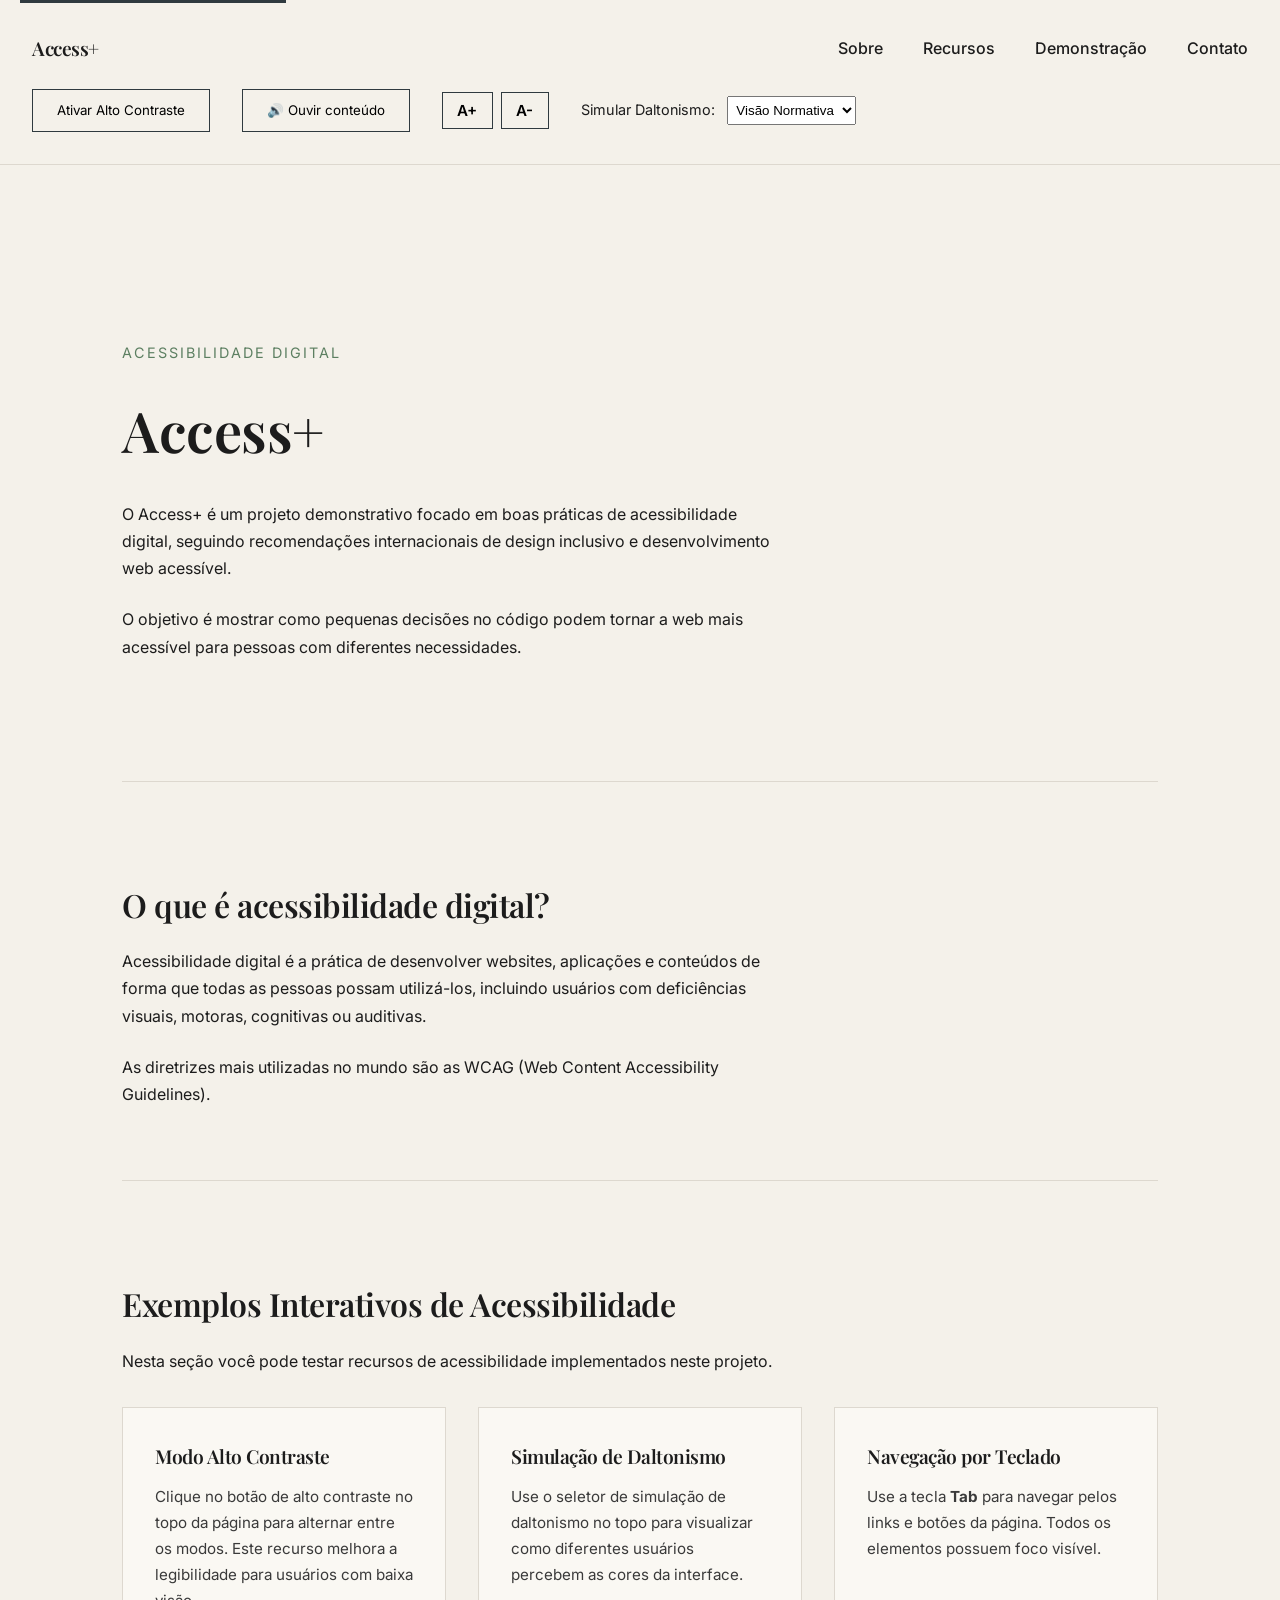
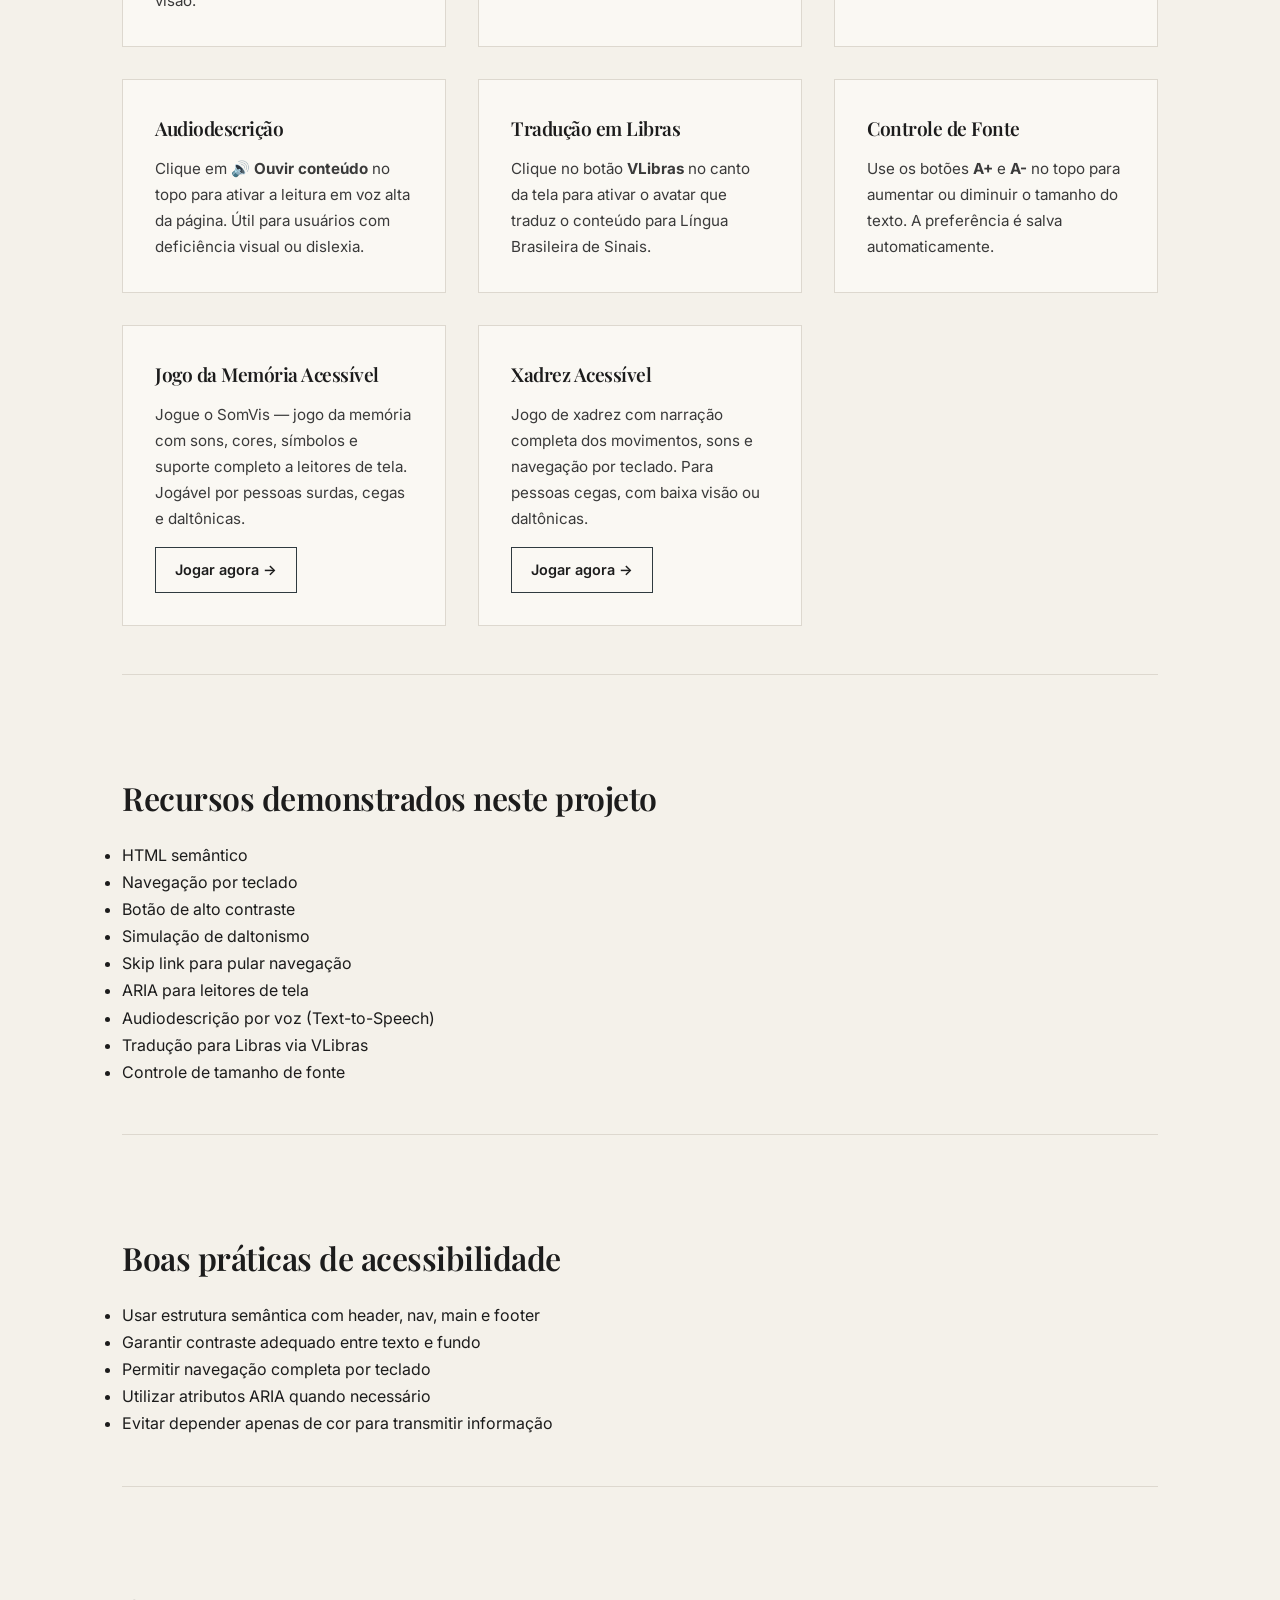
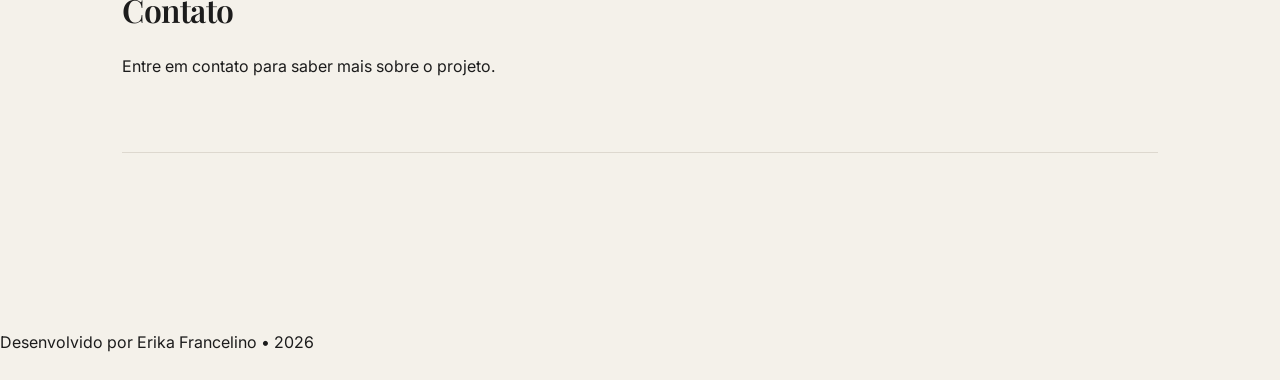
<file: index.html>
<!DOCTYPE html>
<html lang="pt-BR">
<head>
    <meta charset="UTF-8">
    <meta name="viewport" content="width=device-width, initial-scale=1.0">

    <!-- SEO básico -->
    <title>Access+ | Portfólio de Acessibilidade Web</title>
    <meta name="description" content="Projeto demonstrativo de acessibilidade digital com foco em boas práticas de front-end, HTML semântico, WCAG e design inclusivo.">
    <meta name="keywords" content="acessibilidade web, WCAG, HTML semântico, front-end acessível, design inclusivo">
    <meta name="author" content="Erika Francelino">
    <meta name="robots" content="index, follow">

    <!-- Open Graph -->
    <meta property="og:title" content="Access+ | Portfólio de Acessibilidade Web">
    <meta property="og:description" content="Projeto demonstrativo de acessibilidade digital com foco em boas práticas de front-end, HTML semântico, WCAG e design inclusivo.">
    <meta property="og:type" content="website">
    <meta property="og:locale" content="pt_BR">

    <!-- Tema mobile -->
    <meta name="theme-color" content="#F4F1EA">

    <!-- Tipografia -->
    <link rel="preconnect" href="https://fonts.googleapis.com">
    <link rel="preconnect" href="https://fonts.gstatic.com" crossorigin>
    <link rel="stylesheet" href="https://fonts.googleapis.com/css2?family=Inter:wght@400;500&family=Playfair+Display:wght@600&display=swap">

    <link rel="stylesheet" href="css/style.css">
</head>
<body>

<a href="#main-content" class="skip-link">Pular para o conteúdo principal</a>

<header>
    <nav aria-label="Navegação principal">
        <span class="logo" aria-label="Access+">Access+</span>
        <ul>
            <li><a href="#sobre">Sobre</a></li>
            <li><a href="#recursos">Recursos</a></li>
            <li><a href="#demonstracao">Demonstração</a></li>
            <li><a href="#contato">Contato</a></li>
        </ul>
    </nav>

    <div class="header-controls">
        <button id="toggle-contrast" aria-pressed="false">
            Ativar Alto Contraste
        </button>

        <button id="toggle-tts" aria-pressed="false" aria-label="Ativar leitura em voz alta do conteúdo">
            🔊 Ouvir conteúdo
        </button>

        <div class="controle-fonte" role="group" aria-label="Controle de tamanho de fonte">
            <button id="aumentar-fonte" aria-label="Aumentar tamanho da fonte">A+</button>
            <button id="diminuir-fonte" aria-label="Diminuir tamanho da fonte">A-</button>
        </div>

        <div class="colorblind-controls">
            <label for="colorblind-mode">Simular Daltonismo:</label>
            <select id="colorblind-mode">
                <option value="normal">Visão Normativa</option>
                <option value="protanopia">Protanopia</option>
                <option value="deuteranopia">Deuteranopia</option>
                <option value="tritanopia">Tritanopia</option>
            </select>
        </div>
    </div>
</header>

<main id="main-content">

    <section class="hero" aria-labelledby="titulo-principal">
        <span>Acessibilidade Digital</span>
        <h1 id="titulo-principal">Access+</h1>
        <p>
            O Access+ é um projeto demonstrativo focado em boas práticas de acessibilidade digital,
            seguindo recomendações internacionais de design inclusivo e desenvolvimento web acessível.
        </p>
        <p>
            O objetivo é mostrar como pequenas decisões no código podem tornar a web
            mais acessível para pessoas com diferentes necessidades.
        </p>
    </section>

    <section id="sobre" aria-labelledby="titulo-educacao">
        <h2 id="titulo-educacao">O que é acessibilidade digital?</h2>
        <p>
            Acessibilidade digital é a prática de desenvolver websites, aplicações e conteúdos
            de forma que todas as pessoas possam utilizá-los, incluindo usuários com deficiências
            visuais, motoras, cognitivas ou auditivas.
        </p>
        <p>
            As diretrizes mais utilizadas no mundo são as WCAG (Web Content Accessibility Guidelines).
        </p>
    </section>

    <section id="demonstracao" aria-labelledby="titulo-demonstracao">
        <h2 id="titulo-demonstracao">Exemplos Interativos de Acessibilidade</h2>
        <p>
            Nesta seção você pode testar recursos de acessibilidade implementados neste projeto.
        </p>

        <div class="demo-grid">

            <div class="demo-card">
                <h3>Modo Alto Contraste</h3>
                <p>
                    Clique no botão de alto contraste no topo da página para alternar entre os modos.
                    Este recurso melhora a legibilidade para usuários com baixa visão.
                </p>
            </div>

            <div class="demo-card">
                <h3>Simulação de Daltonismo</h3>
                <p>
                    Use o seletor de simulação de daltonismo no topo para visualizar como diferentes
                    usuários percebem as cores da interface.
                </p>
            </div>

            <div class="demo-card">
                <h3>Navegação por Teclado</h3>
                <p>
                    Use a tecla <strong>Tab</strong> para navegar pelos links e botões da página.
                    Todos os elementos possuem foco visível.
                </p>
            </div>

            <div class="demo-card">
                <h3>Audiodescrição</h3>
                <p>
                    Clique em <strong>🔊 Ouvir conteúdo</strong> no topo para ativar a leitura
                    em voz alta da página. Útil para usuários com deficiência visual ou dislexia.
                </p>
            </div>

            <div class="demo-card">
                <h3>Tradução em Libras</h3>
                <p>
                    Clique no botão <strong>VLibras</strong> no canto da tela para ativar
                    o avatar que traduz o conteúdo para Língua Brasileira de Sinais.
                </p>
            </div>

            <div class="demo-card">
                <h3>Controle de Fonte</h3>
                <p>
                    Use os botões <strong>A+</strong> e <strong>A-</strong> no topo para aumentar
                    ou diminuir o tamanho do texto. A preferência é salva automaticamente.
                </p>
            </div>

            <div class="demo-card">
                <h3>Jogo da Memória Acessível</h3>
                <p>
                    Jogue o SomVis — jogo da memória com sons, cores, símbolos e suporte
                    completo a leitores de tela. Jogável por pessoas surdas, cegas e daltônicas.
                </p>
                <a href="jogo-acessivel.html" class="btn-link">Jogar agora →</a>
            </div>

            <div class="demo-card">
                <h3>Xadrez Acessível</h3>
                <p>
                    Jogo de xadrez com narração completa dos movimentos, sons e navegação
                    por teclado. Para pessoas cegas, com baixa visão ou daltônicas.
                </p>
                <a href="xadrez-acessivel.html" class="btn-link">Jogar agora →</a>
            </div>

        </div>
    </section>

    <section id="recursos" aria-labelledby="titulo-recursos">
        <h2 id="titulo-recursos">Recursos demonstrados neste projeto</h2>
        <ul aria-label="Lista de recursos de acessibilidade implementados">
            <li>HTML semântico</li>
            <li>Navegação por teclado</li>
            <li>Botão de alto contraste</li>
            <li>Simulação de daltonismo</li>
            <li>Skip link para pular navegação</li>
            <li>ARIA para leitores de tela</li>
            <li>Audiodescrição por voz (Text-to-Speech)</li>
            <li>Tradução para Libras via VLibras</li>
            <li>Controle de tamanho de fonte</li>
        </ul>
    </section>

    <section id="boas-praticas" aria-labelledby="titulo-boas-praticas">
        <h2 id="titulo-boas-praticas">Boas práticas de acessibilidade</h2>
        <ul aria-label="Lista de boas práticas de acessibilidade">
            <li>Usar estrutura semântica com header, nav, main e footer</li>
            <li>Garantir contraste adequado entre texto e fundo</li>
            <li>Permitir navegação completa por teclado</li>
            <li>Utilizar atributos ARIA quando necessário</li>
            <li>Evitar depender apenas de cor para transmitir informação</li>
        </ul>
    </section>

    <section id="contato" aria-labelledby="titulo-contato">
        <h2 id="titulo-contato">Contato</h2>
        <p>Entre em contato para saber mais sobre o projeto.</p>
    </section>

</main>

<footer>
    <p>Desenvolvido por Erika Francelino • 2026</p>
</footer>

<div id="screen-reader-message" aria-live="polite" class="sr-only"></div>

<!-- VLibras -->
<div vw class="enabled" aria-hidden="true">
    <div vw-access-button class="active"></div>
    <div vw-plugin-wrapper>
        <div class="vw-plugin-top-wrapper"></div>
    </div>
</div>
<script src="https://vlibras.gov.br/app/vlibras-plugin.js"></script>
<script>
    new window.VLibras.Widget('https://vlibras.gov.br/app');
</script>

<script src="js/script.js"></script>
</body>
</html>
</file>
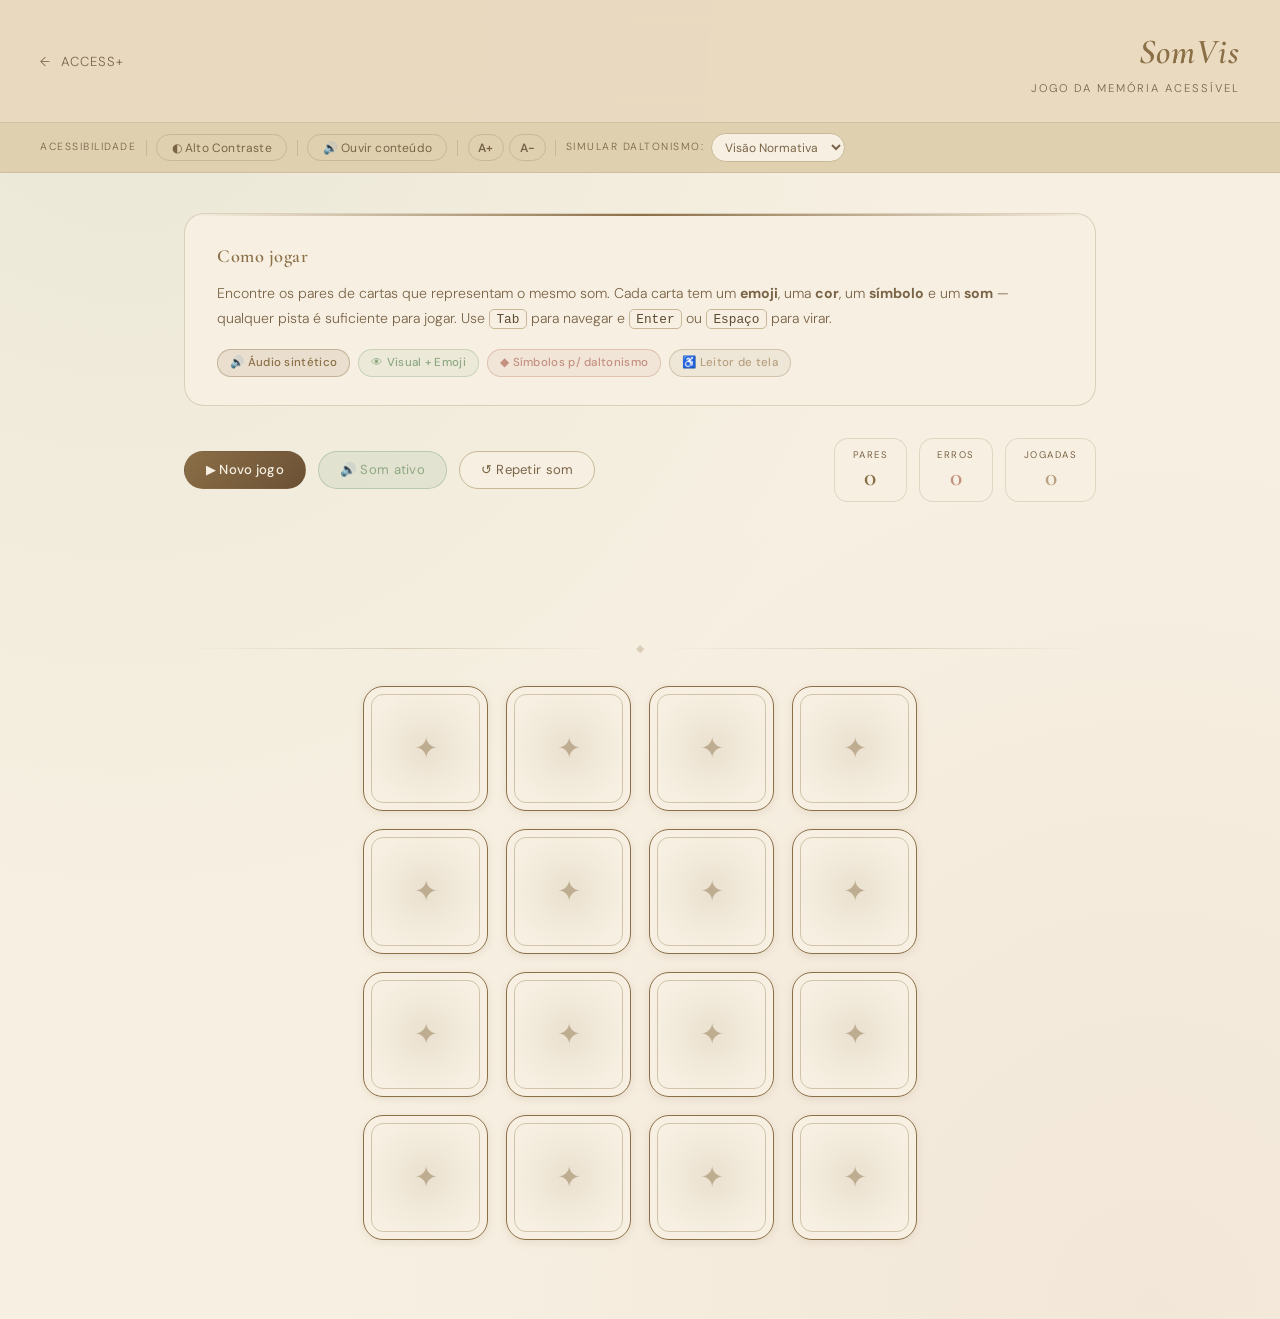
<file: jogo-acessivel.html>
<!DOCTYPE html>
<html lang="pt-BR">
<head>
<meta charset="UTF-8">
<meta name="viewport" content="width=device-width, initial-scale=1.0">
<title>SomVis — Jogo da Memória Acessível | Access+</title>
<meta name="description" content="Jogo da memória acessível com sons, imagens e símbolos. Jogável por pessoas surdas, cegas, daltônicas e videntes.">
<link rel="preconnect" href="https://fonts.googleapis.com">
<link rel="preconnect" href="https://fonts.gstatic.com" crossorigin>
<link href="https://fonts.googleapis.com/css2?family=Cormorant+Garamond:ital,wght@0,400;0,600;1,400&family=DM+Sans:wght@300;400;500&display=swap" rel="stylesheet">
<style>

:root {
  --bg:        #E8D9BE;
  --bg2:       #DFD0B0;
  --surface:   #F0E6CE;
  --surface2:  #F7F0E2;
  --border:    #C8B898;
  --gold:      #8B6F47;
  --gold-soft: #6B5035;
  --cream:     #3D2E1E;
  --cream2:    #5C4A32;
  --text:      #3D2E1E;
  --text-muted:#7A6448;
  --sage:      #8FA882;
  --blush:     #C49080;
  --dust:      #B8A080;
  --radius:    20px;
  --card-size: clamp(82px, 13vw, 125px);
  --font-serif: 'Cormorant Garamond', Georgia, serif;
  --font-sans:  'DM Sans', sans-serif;
}

*, *::before, *::after { margin: 0; padding: 0; box-sizing: border-box; }

body {
  font-family: var(--font-sans);
  background-color: #F7F0E2;
  color: var(--text);
  min-height: 100vh;
  line-height: 1.6;
  background-image:
    radial-gradient(ellipse at 10% 0%, rgba(143,168,130,.12) 0%, transparent 50%),
    radial-gradient(ellipse at 90% 100%, rgba(196,144,128,.10) 0%, transparent 50%);
}

.skip-link {
  position: absolute;
  top: -60px; left: 1.5rem;
  background: var(--gold);
  color: #F7F0E2;
  padding: .5rem 1.2rem;
  border-radius: 100px;
  text-decoration: none;
  font-weight: 500;
  font-size: .85rem;
  z-index: 999;
  transition: top .3s;
  letter-spacing: .5px;
}
.skip-link:focus { top: 1rem; }

header {
  padding: 1.5rem 2.5rem;
  border-bottom: 1px solid rgba(139,111,71,.25);
  display: flex;
  align-items: center;
  justify-content: space-between;
  flex-wrap: wrap;
  gap: 1rem;
  position: sticky;
  top: 0;
  z-index: 50;
  background: rgba(232,217,190,.95);
  backdrop-filter: blur(12px);
}

.logo-back {
  display: flex;
  align-items: center;
  gap: .6rem;
  text-decoration: none;
  color: var(--text-muted);
  font-size: .82rem;
  font-weight: 300;
  letter-spacing: 1px;
  text-transform: uppercase;
  transition: color .2s;
}
.logo-back:hover { color: var(--gold); }
.logo-back:focus { outline: 2px solid var(--gold); outline-offset: 4px; border-radius: 4px; }

.header-right { text-align: right; }

.game-title {
  font-family: var(--font-serif);
  font-size: clamp(1.6rem, 4vw, 2.2rem);
  font-weight: 600;
  font-style: italic;
  letter-spacing: 1px;
  color: var(--gold);
}

.game-subtitle {
  font-size: .7rem;
  text-transform: uppercase;
  letter-spacing: 2px;
  color: var(--text-muted);
  font-weight: 300;
}

/* ========================
   BARRA DE ACESSIBILIDADE
======================== */
.accessibility-bar {
  background: var(--bg2); 
  border-bottom: 1px solid rgba(139,111,71,.2);
  padding: .6rem 2.5rem;
  display: flex;
  align-items: center;
  flex-wrap: wrap;
  gap: .6rem;
}

.a11y-label {
  font-size: .65rem;
  text-transform: uppercase;
  letter-spacing: 1.5px;
  color: var(--text-muted);
  font-weight: 300;
  white-space: nowrap;
}

.a11y-divider {
  width: 1px;
  height: 16px;
  background: rgba(139,111,71,.25);
  flex-shrink: 0;
}

.btn-a11y {
  font-family: var(--font-sans);
  font-size: .75rem;
  font-weight: 400;
  padding: .3rem .9rem;
  border-radius: 100px;
  border: 1px solid var(--border);
  cursor: pointer;
  transition: all .2s;
  background: transparent;
  color: var(--text-muted);
  letter-spacing: .2px;
  white-space: nowrap;
}
.btn-a11y:hover { border-color: var(--gold); color: var(--gold); }
.btn-a11y:focus { outline: 2px solid var(--gold); outline-offset: 2px; }

/* Alto contraste ativo */
.btn-a11y#a11y-contrast[aria-pressed="true"] {
  background: rgba(255,255,255,.1);
  border-color: rgba(255,255,255,.4);
  color: #fff;
}

/* TTS ativo */
.btn-a11y#a11y-tts[aria-pressed="true"] {
  background: rgba(143,175,138,.15);
  border-color: rgba(143,175,138,.5);
  color: var(--sage);
}

/* Fonte */
.controle-fonte-bar {
  display: flex;
  gap: .3rem;
  align-items: center;
}
.controle-fonte-bar .btn-a11y {
  padding: .3rem .6rem;
  font-weight: 600;
  min-width: 2rem;
  text-align: center;
}
.controle-fonte-bar .btn-a11y:disabled {
  opacity: .35;
  cursor: not-allowed;
}
.controle-fonte-bar .btn-a11y:disabled:hover {
  border-color: var(--border);
  color: var(--text-muted);
}

/* Daltonismo */
.colorblind-bar {
  display: flex;
  align-items: center;
  gap: .4rem;
}
.colorblind-bar select {
  font-family: var(--font-sans);
  font-size: .75rem;
  background: var(--surface2);
  border: 1px solid var(--border);
  color: var(--text-muted);
  padding: .3rem .6rem;
  border-radius: 100px;
  cursor: pointer;
  transition: border-color .2s;
}
.colorblind-bar select:hover { border-color: var(--gold); }
.colorblind-bar select:focus { outline: 2px solid var(--gold); outline-offset: 2px; }

/* Alto contraste global */
.high-contrast {
  filter: none !important;
}
.high-contrast body {
  background-color: #000 !important;
  color: #fff !important;
}
.high-contrast header,
.high-contrast .accessibility-bar {
  background: #111 !important;
  border-color: #fff !important;
}
.high-contrast main {
  background-color: #000 !important;
}
.high-contrast * {
  color: #fff !important;
  border-color: #555 !important;
}
.high-contrast .btn,
.high-contrast .btn-a11y {
  background: #111 !important;
  color: #fff !important;
  border-color: #fff !important;
}
.high-contrast .btn-primary {
  background: #fff !important;
  color: #000 !important;
}
.high-contrast .colorblind-bar select {
  background: #111 !important;
  color: #fff !important;
  border-color: #fff !important;
}
.high-contrast .instructions,
.high-contrast .score-item,
.high-contrast .modal {
  background: #111 !important;
  border-color: #fff !important;
}
.high-contrast .card-back {
  background: #111 !important;
  border-color: #fff !important;
}
.high-contrast .card-front {
  background: #111 !important;
  border-color: #888 !important;
}
.high-contrast .game-title,
.high-contrast .instructions h2,
.high-contrast .score-value,
.high-contrast .stat-n,
.high-contrast .modal h2 {
  color: #FFD700 !important;
}

/* Daltonismo no html */
html.protanopia  { filter: saturate(0%) sepia(100%) hue-rotate(295deg) saturate(300%) brightness(90%); }
html.deuteranopia{ filter: saturate(0%) sepia(100%) hue-rotate(120deg) saturate(250%) brightness(90%); }
html.tritanopia  { filter: saturate(0%) sepia(100%) hue-rotate(180deg) saturate(200%) brightness(90%); }

main {
  max-width: 960px;
  margin: 0 auto;
  padding: 2.5rem 1.5rem 5rem;
}

.instructions {
  background: var(--surface2);
  border: 1px solid rgba(139,111,71,.25);
  border-radius: var(--radius);
  padding: 1.75rem 2rem;
  margin-bottom: 2rem;
  position: relative;
  overflow: hidden;
}
.instructions::before {
  content: '';
  position: absolute;
  top: 0; left: 0; right: 0;
  height: 2px;
  background: linear-gradient(90deg, transparent, var(--gold), transparent);
}
.instructions h2 {
  font-family: var(--font-serif);
  font-size: 1.15rem;
  font-weight: 600;
  color: var(--gold);
  margin-bottom: .6rem;
  letter-spacing: .5px;
}
.instructions p {
  font-size: .88rem;
  color: var(--text-muted);
  line-height: 1.75;
  font-weight: 300;
}
.instructions kbd {
  background: var(--surface2);
  border: 1px solid var(--border);
  border-radius: 5px;
  padding: .1rem .4rem;
  font-size: .8rem;
  color: var(--cream2);
}

.accessibility-badges {
  display: flex;
  flex-wrap: wrap;
  gap: .5rem;
  margin-top: 1.1rem;
}
.badge {
  display: inline-flex;
  align-items: center;
  gap: .35rem;
  padding: .25rem .75rem;
  border-radius: 100px;
  font-size: .72rem;
  font-weight: 500;
  border: 1px solid;
  letter-spacing: .3px;
}
.badge-sound  { background: rgba(139,111,71,.12);  border-color: rgba(139,111,71,.4);  color: var(--gold); }
.badge-visual { background: rgba(143,175,138,.1); border-color: rgba(143,175,138,.4); color: var(--sage); }
.badge-color  { background: rgba(196,137,122,.1); border-color: rgba(196,137,122,.4); color: var(--blush); }
.badge-aria   { background: rgba(168,144,112,.1); border-color: rgba(168,144,112,.4); color: var(--dust); }

.controls {
  display: flex;
  flex-wrap: wrap;
  align-items: center;
  gap: .75rem;
  margin-bottom: 2rem;
}

.btn {
  font-family: var(--font-sans);
  font-weight: 400;
  font-size: .82rem;
  padding: .6rem 1.3rem;
  border-radius: 100px;
  border: 1px solid var(--border);
  cursor: pointer;
  transition: all .25s;
  background: var(--surface2);
  color: var(--text-muted);
  letter-spacing: .3px;
}
.btn:hover { border-color: var(--gold); color: var(--gold); background: var(--surface2); }
.btn:focus { outline: 2px solid var(--gold); outline-offset: 3px; }

.btn-primary {
  background: linear-gradient(135deg, #8B6F47, #6B5035);
  border-color: transparent;
  color: #F7F0E2;
  font-weight: 500;
}
.btn-primary:hover {
  background: linear-gradient(135deg, #A88060, #8B6F47);
  color: #F7F0E2;
  border-color: transparent;
}

#toggle-sound[aria-pressed="true"] {
  background: rgba(143,175,138,.15);
  border-color: rgba(143,175,138,.5);
  color: var(--sage);
}

.scoreboard {
  display: flex;
  gap: .75rem;
  flex-wrap: wrap;
  margin-left: auto;
}
.score-item {
  background: var(--surface2);
  border: 1px solid rgba(139,111,71,.2);
  border-radius: 14px;
  padding: .5rem 1.1rem;
  text-align: center;
  min-width: 72px;
}
.score-label {
  font-size: .6rem;
  color: var(--text-muted);
  text-transform: uppercase;
  letter-spacing: 1.5px;
  display: block;
  font-weight: 400;
  margin-bottom: .1rem;
}
.score-value {
  font-family: var(--font-serif);
  font-size: 1.6rem;
  font-weight: 600;
  line-height: 1;
  color: var(--gold);
}

.sound-visualizer {
  display: flex;
  align-items: center;
  justify-content: center;
  gap: 5px;
  height: 44px;
  margin: 1.5rem 0 .5rem;
  opacity: 0;
  transition: opacity .4s;
}
.sound-visualizer.active { opacity: 1; }

.sound-bar {
  width: 4px;
  border-radius: 4px;
  background: var(--gold);
  animation: soundBar .5s ease-in-out infinite alternate;
}
.sound-bar:nth-child(1) { height: 10px; animation-delay: 0s; }
.sound-bar:nth-child(2) { height: 22px; animation-delay: .08s; }
.sound-bar:nth-child(3) { height: 34px; animation-delay: .14s; }
.sound-bar:nth-child(4) { height: 26px; animation-delay: .04s; }
.sound-bar:nth-child(5) { height: 34px; animation-delay: .18s; }
.sound-bar:nth-child(6) { height: 18px; animation-delay: .09s; }
.sound-bar:nth-child(7) { height: 10px; animation-delay: 0s; }

@keyframes soundBar {
  from { transform: scaleY(.25); opacity: .5; }
  to   { transform: scaleY(1);   opacity: 1; }
}

.current-sound-name {
  text-align: center;
  font-family: var(--font-serif);
  font-style: italic;
  font-size: 1rem;
  color: var(--gold);
  min-height: 1.4rem;
  margin-bottom: 1.75rem;
  letter-spacing: .5px;
  transition: color .3s;
}

.divider {
  display: flex;
  align-items: center;
  gap: 1rem;
  margin: 2rem 0 1.75rem;
  opacity: .25;
}
.divider::before, .divider::after {
  content: '';
  flex: 1;
  height: 1px;
  background: linear-gradient(90deg, transparent, var(--gold), transparent);
}
.divider-gem { color: var(--gold); font-size: .7rem; }

#game-board {
  display: grid;
  grid-template-columns: repeat(4, var(--card-size));
  gap: clamp(10px, 2vw, 18px);
  justify-content: center;
  margin: 0 auto;
}

.card {
  width: var(--card-size);
  height: var(--card-size);
  position: relative;
  cursor: pointer;
  perspective: 700px;
  border-radius: var(--radius);
}
.card:focus {
  outline: 2px solid var(--gold);
  outline-offset: 5px;
}

.card-inner {
  width: 100%;
  height: 100%;
  position: relative;
  transform-style: preserve-3d;
  transition: transform .5s cubic-bezier(.4,0,.2,1);
  border-radius: var(--radius);
}
.card.flipped .card-inner,
.card.matched .card-inner {
  transform: rotateY(180deg);
}

.card-face {
  position: absolute;
  inset: 0;
  border-radius: var(--radius);
  display: flex;
  flex-direction: column;
  align-items: center;
  justify-content: center;
  backface-visibility: hidden;
  -webkit-backface-visibility: hidden;
  border: 1px solid;
  user-select: none;
}

.card-back {
  background: var(--surface2);
  border-color: #8B6F47;
  border-width: 1.5px;
  background-image: radial-gradient(circle at 50% 50%, rgba(139,111,71,.12) 0%, transparent 70%);
  box-shadow: 0 2px 8px rgba(139,111,71,.15);
}
.card-back::after {
  content: '';
  position: absolute;
  inset: 7px;
  border-radius: 12px;
  border: 1px solid rgba(139,111,71,.35);
}
.card-back-pattern {
  font-size: clamp(1.2rem, 3vw, 1.8rem);
  opacity: .45;
  color: #8B6F47;
}

.card-front {
  transform: rotateY(180deg);
  gap: 3px;
  padding: 6px;
}
.card-emoji {
  font-size: clamp(1.6rem, 4.5vw, 2.6rem);
  line-height: 1;
  filter: drop-shadow(0 2px 4px rgba(0,0,0,.3));
}
.card-symbol {
  font-size: clamp(.5rem, 1.2vw, .68rem);
  font-weight: 500;
  letter-spacing: 1px;
  text-transform: uppercase;
  line-height: 1;
  font-family: var(--font-sans);
}
.card-color-bar {
  position: absolute;
  bottom: 0; left: 0; right: 0;
  height: 4px;
  border-radius: 0 0 var(--radius) var(--radius);
  opacity: .85;
}

.card.matched .card-front {
  border-color: rgba(139,111,71,.6);
  box-shadow: 0 0 20px rgba(139,111,71,.25), inset 0 0 20px rgba(139,111,71,.06);
}
.card.matched .card-inner { animation: matchPop .4s ease; }

@keyframes matchPop {
  0%   { transform: rotateY(180deg) scale(1); }
  50%  { transform: rotateY(180deg) scale(1.1); }
  100% { transform: rotateY(180deg) scale(1); }
}
.card.wrong .card-inner { animation: wrongShake .35s ease; }

@keyframes wrongShake {
  0%, 100% { transform: rotateY(180deg) translateX(0); }
  25%       { transform: rotateY(180deg) translateX(-7px); }
  75%       { transform: rotateY(180deg) translateX(7px); }
}

.modal-overlay {
  position: fixed;
  inset: 0;
  background: rgba(61,46,30,.75);
  display: flex;
  align-items: center;
  justify-content: center;
  z-index: 100;
  opacity: 0;
  pointer-events: none;
  transition: opacity .4s;
  backdrop-filter: blur(10px);
}
.modal-overlay.visible { opacity: 1; pointer-events: all; }

.modal {
  background: var(--surface2);
  border: 1px solid rgba(139,111,71,.35);
  border-radius: 28px;
  padding: 3rem 2.5rem;
  max-width: 400px;
  width: 90%;
  text-align: center;
  transform: scale(.92) translateY(10px);
  transition: transform .4s cubic-bezier(.34,1.56,.64,1);
  position: relative;
  overflow: hidden;
}
.modal::before {
  content: '';
  position: absolute;
  top: 0; left: 0; right: 0;
  height: 2px;
  background: linear-gradient(90deg, transparent, var(--gold), transparent);
}
.modal-overlay.visible .modal { transform: scale(1) translateY(0); }

.modal-emoji { font-size: 3.5rem; margin-bottom: .75rem; display: block; }
.modal h2 {
  font-family: var(--font-serif);
  font-size: 2.2rem;
  font-weight: 600;
  font-style: italic;
  color: var(--gold);
  margin-bottom: .4rem;
}
.modal p {
  color: var(--text-muted);
  margin-bottom: 1.75rem;
  font-size: .88rem;
  font-weight: 300;
}

.modal-stats {
  display: flex;
  gap: 1rem;
  justify-content: center;
  margin-bottom: 2rem;
}
.modal-stat {
  background: var(--bg2); 
  border: 1px solid rgba(139,111,71,.2);
  border-radius: 14px;
  padding: .75rem 1.25rem;
}
.stat-n {
  font-family: var(--font-serif);
  font-size: 2rem;
  font-weight: 600;
  color: var(--gold);
  display: block;
  line-height: 1;
}
.stat-l {
  font-size: .7rem;
  color: var(--text-muted);
  letter-spacing: 1px;
  text-transform: uppercase;
}

.sr-only {
  position: absolute;
  width: 1px; height: 1px;
  padding: 0; margin: -1px;
  overflow: hidden;
  clip: rect(0,0,0,0);
  white-space: nowrap;
  border: 0;
}

#game-status, #game-hint {
  position: absolute;
  left: -9999px;
  height: 1px;
  overflow: hidden;
}

@media (max-width: 560px) {
  :root { --card-size: 72px; }
  header { padding: 1.2rem 1.5rem; }
  main { padding: 1.5rem 1rem 4rem; }
  .controls { gap: .5rem; }
  .scoreboard { margin-left: 0; width: 100%; }
  .score-item { flex: 1; }
  .game-subtitle { display: none; }
}

</style>
</head>
<body>

<a href="#game-board" class="skip-link">Pular para o jogo</a>

<div id="game-status" aria-live="assertive" aria-atomic="true"></div>
<div id="game-hint"   aria-live="polite"    aria-atomic="true"></div>

<header>
  <a href="index.html" class="logo-back" aria-label="Voltar para Access+">
    <span aria-hidden="true">←</span> Access+
  </a>
  <div class="header-right">
    <h1 class="game-title">SomVis</h1>
    <p class="game-subtitle">Jogo da Memória Acessível</p>
  </div>
</header>

<!-- Barra de acessibilidade -->
<div class="accessibility-bar" role="toolbar" aria-label="Controles de acessibilidade da página">

  <span class="a11y-label" aria-hidden="true">Acessibilidade</span>
  <div class="a11y-divider" aria-hidden="true"></div>

  <!-- Alto contraste -->
  <button class="btn-a11y" id="a11y-contrast" aria-pressed="false" aria-label="Ativar alto contraste">
    ◐ Alto Contraste
  </button>

  <div class="a11y-divider" aria-hidden="true"></div>

  <!-- TTS -->
  <button class="btn-a11y" id="a11y-tts" aria-pressed="false" aria-label="Ativar leitura em voz alta">
    🔊 Ouvir conteúdo
  </button>

  <div class="a11y-divider" aria-hidden="true"></div>

  <!-- Tamanho de fonte -->
  <div class="controle-fonte-bar" role="group" aria-label="Controle de tamanho de fonte">
    <button class="btn-a11y" id="a11y-aumentar" aria-label="Aumentar fonte">A+</button>
    <button class="btn-a11y" id="a11y-diminuir" aria-label="Diminuir fonte">A-</button>
  </div>

  <div class="a11y-divider" aria-hidden="true"></div>

  <!-- Daltonismo -->
  <div class="colorblind-bar">
    <label for="a11y-colorblind" class="a11y-label">Simular Daltonismo:</label>
    <select id="a11y-colorblind" aria-label="Selecionar simulação de daltonismo">
      <option value="normal">Visão Normativa</option>
      <option value="protanopia">Protanopia</option>
      <option value="deuteranopia">Deuteranopia</option>
      <option value="tritanopia">Tritanopia</option>
    </select>
  </div>

</div>

<div id="a11y-message" aria-live="polite" style="position:absolute;left:-9999px;height:1px;overflow:hidden;"></div>

<main id="main-content">

  <section class="instructions" aria-labelledby="instrucoes-titulo">
    <h2 id="instrucoes-titulo">Como jogar</h2>
    <p>
      Encontre os pares de cartas que representam o mesmo som. Cada carta tem um
      <strong>emoji</strong>, uma <strong>cor</strong>, um <strong>símbolo</strong> e um
      <strong>som</strong> — qualquer pista é suficiente para jogar.
      Use <kbd>Tab</kbd> para navegar e <kbd>Enter</kbd> ou <kbd>Espaço</kbd> para virar.
    </p>
    <div class="accessibility-badges" aria-label="Recursos de acessibilidade deste jogo">
      <span class="badge badge-sound">🔊 Áudio sintético</span>
      <span class="badge badge-visual">👁 Visual + Emoji</span>
      <span class="badge badge-color">◆ Símbolos p/ daltonismo</span>
      <span class="badge badge-aria">♿ Leitor de tela</span>
    </div>
  </section>

  <div class="controls" role="toolbar" aria-label="Controles do jogo">
    <button class="btn btn-primary" id="btn-new-game" aria-label="Iniciar novo jogo">
      ▶ Novo jogo
    </button>
    <button class="btn" id="toggle-sound" aria-pressed="true" aria-label="Som ativado. Clique para desativar">
      🔊 Som ativo
    </button>
    <button class="btn" id="btn-replay-sound" aria-label="Repetir o som da última carta virada">
      ↺ Repetir som
    </button>

    <div class="scoreboard" role="status" aria-label="Placar atual">
      <div class="score-item">
        <span class="score-label">Pares</span>
        <span class="score-value" id="score-pairs" aria-live="polite">0</span>
      </div>
      <div class="score-item">
        <span class="score-label">Erros</span>
        <span class="score-value" id="score-errors" aria-live="polite" style="color:var(--blush)">0</span>
      </div>
      <div class="score-item">
        <span class="score-label">Jogadas</span>
        <span class="score-value" id="score-moves" aria-live="polite" style="color:var(--dust)">0</span>
      </div>
    </div>
  </div>

  <div class="sound-visualizer" id="sound-visualizer" aria-hidden="true">
    <div class="sound-bar"></div>
    <div class="sound-bar"></div>
    <div class="sound-bar"></div>
    <div class="sound-bar"></div>
    <div class="sound-bar"></div>
    <div class="sound-bar"></div>
    <div class="sound-bar"></div>
  </div>
  <div class="current-sound-name" id="current-sound-name" aria-hidden="true"></div>

  <div class="divider" aria-hidden="true">
    <span class="divider-gem">◆</span>
  </div>

  <div
    id="game-board"
    role="grid"
    aria-label="Tabuleiro do jogo da memória. 16 cartas, 8 pares para encontrar."
  ></div>

</main>

<div class="modal-overlay" id="modal-victory" role="dialog" aria-modal="true" aria-labelledby="modal-title" aria-hidden="true">
  <div class="modal">
    <span class="modal-emoji" aria-hidden="true">✨</span>
    <h2 id="modal-title">Parabéns!</h2>
    <p>Todos os pares foram encontrados com elegância.</p>
    <div class="modal-stats">
      <div class="modal-stat">
        <span class="stat-n" id="modal-moves">0</span>
        <span class="stat-l">jogadas</span>
      </div>
      <div class="modal-stat">
        <span class="stat-n" id="modal-errors">0</span>
        <span class="stat-l">erros</span>
      </div>
    </div>
    <button class="btn btn-primary" id="btn-play-again" style="width:100%;border-radius:14px;padding:.8rem;">
      Jogar novamente
    </button>
  </div>
</div>

<script>
const CARDS_DATA = [
  { id:'rain',  emoji:'🌧️', name:'Chuva',    symbol:'≈≈',  color:'#7BAFD4', colorName:'azul',      freq:280,  wave:'sine',     volume:0.4  },
  { id:'bell',  emoji:'🔔', name:'Sino',     symbol:'◇◇',  color:'#C9A84C', colorName:'dourado',   freq:880,  wave:'sine',     volume:0.35 },
  { id:'dog',   emoji:'🐕', name:'Cachorro', symbol:'▲▲',  color:'#C4897A', colorName:'terracota', freq:440,  wave:'sawtooth', volume:0.25 },
  { id:'clap',  emoji:'👏', name:'Palmas',   symbol:'××',  color:'#A89070', colorName:'areia',     freq:200,  wave:'square',   volume:0.3  },
  { id:'piano', emoji:'🎹', name:'Piano',    symbol:'♩♩',  color:'#8FAF8A', colorName:'sage',      freq:523,  wave:'sine',     volume:0.4  },
  { id:'frog',  emoji:'🐸', name:'Sapo',     symbol:'●●',  color:'#B5CC8E', colorName:'verde',     freq:160,  wave:'triangle', volume:0.3  },
  { id:'wind',  emoji:'💨', name:'Vento',    symbol:'~~~', color:'#E8C97A', colorName:'creme',     freq:320,  wave:'sine',     volume:0.25 },
  { id:'heart', emoji:'💓', name:'Coração',  symbol:'♥♥',  color:'#D4A5A5', colorName:'rosa',      freq:60,   wave:'sine',     volume:0.5  },
];

let audioCtx=null, soundEnabled=true, lastCardData=null, vizTimeout=null;
let cards=[], flipped=[], matched=[], moves=0, errors=0, locked=false;

function getAudioCtx() {
  if (!audioCtx) audioCtx = new (window.AudioContext||window.webkitAudioContext)();
  return audioCtx;
}

function playSound(cardData, duration=0.65) {
  if (!soundEnabled) return;
  try {
    const ctx = getAudioCtx();
    if (ctx.state==='suspended') ctx.resume();
    const osc=ctx.createOscillator(), gain=ctx.createGain();
    osc.connect(gain); gain.connect(ctx.destination);
    osc.type=cardData.wave;
    osc.frequency.setValueAtTime(cardData.freq, ctx.currentTime);
    gain.gain.setValueAtTime(0, ctx.currentTime);
    gain.gain.linearRampToValueAtTime(cardData.volume, ctx.currentTime+0.05);
    gain.gain.exponentialRampToValueAtTime(0.001, ctx.currentTime+duration);
    osc.start(ctx.currentTime); osc.stop(ctx.currentTime+duration);
    if (cardData.freq < 200) {
      const o2=ctx.createOscillator(), g2=ctx.createGain();
      o2.connect(g2); g2.connect(ctx.destination);
      o2.type='sine'; o2.frequency.setValueAtTime(cardData.freq*2, ctx.currentTime);
      g2.gain.setValueAtTime(0, ctx.currentTime);
      g2.gain.linearRampToValueAtTime(cardData.volume*0.5, ctx.currentTime+0.05);
      g2.gain.exponentialRampToValueAtTime(0.001, ctx.currentTime+duration*0.6);
      o2.start(ctx.currentTime); o2.stop(ctx.currentTime+duration);
    }
  } catch(e) {}
  showVisualizer(cardData);
}

function playMatchSound() {
  if (!soundEnabled) return;
  try {
    const ctx=getAudioCtx();
    if (ctx.state==='suspended') ctx.resume();
    [523,659,784].forEach((f,i) => {
      const osc=ctx.createOscillator(), gain=ctx.createGain();
      osc.connect(gain); gain.connect(ctx.destination);
      osc.type='sine'; osc.frequency.value=f;
      const t=ctx.currentTime+i*0.13;
      gain.gain.setValueAtTime(0,t);
      gain.gain.linearRampToValueAtTime(0.25,t+0.03);
      gain.gain.exponentialRampToValueAtTime(0.001,t+0.35);
      osc.start(t); osc.stop(t+0.35);
    });
  } catch(e) {}
}

function playWrongSound() {
  if (!soundEnabled) return;
  try {
    const ctx=getAudioCtx();
    if (ctx.state==='suspended') ctx.resume();
    const osc=ctx.createOscillator(), gain=ctx.createGain();
    osc.connect(gain); gain.connect(ctx.destination);
    osc.type='sawtooth';
    osc.frequency.setValueAtTime(200, ctx.currentTime);
    osc.frequency.linearRampToValueAtTime(100, ctx.currentTime+0.25);
    gain.gain.setValueAtTime(0.15, ctx.currentTime);
    gain.gain.exponentialRampToValueAtTime(0.001, ctx.currentTime+0.25);
    osc.start(ctx.currentTime); osc.stop(ctx.currentTime+0.25);
  } catch(e) {}
}

function showVisualizer(cardData) {
  const viz=document.getElementById('sound-visualizer');
  const name=document.getElementById('current-sound-name');
  clearTimeout(vizTimeout);
  viz.classList.add('active');
  name.textContent=`${cardData.emoji}  ${cardData.name}  —  ${cardData.colorName}`;
  name.style.color=cardData.color;
  viz.querySelectorAll('.sound-bar').forEach(bar => { bar.style.background=cardData.color; });
  vizTimeout=setTimeout(() => {
    viz.classList.remove('active');
    name.textContent=''; name.style.color='';
    viz.querySelectorAll('.sound-bar').forEach(bar => bar.style.background='');
  }, 2000);
}

function announce(msg, urgent=false) {
  const el=document.getElementById(urgent ? 'game-status' : 'game-hint');
  el.textContent='';
  requestAnimationFrame(() => { el.textContent=msg; });
}

function updateScore() {
  document.getElementById('score-pairs').textContent  = matched.length/2;
  document.getElementById('score-errors').textContent = errors;
  document.getElementById('score-moves').textContent  = moves;
}

function buildBoard() {
  const board=document.getElementById('game-board');
  board.innerHTML='';
  flipped=[]; matched=[]; moves=0; errors=0;
  updateScore();

  const deck=[...CARDS_DATA,...CARDS_DATA]
    .map((c,i) => ({...c, uid:`${c.id}-${i}`}))
    .sort(() => Math.random()-.5);
  cards=deck;

  deck.forEach((data,index) => {
    const card=document.createElement('div');
    card.className='card';
    card.dataset.uid=data.uid;
    card.dataset.id=data.id;
    card.setAttribute('role','gridcell');
    card.setAttribute('tabindex','0');
    card.setAttribute('aria-label',`Carta ${index+1} de 16. Fechada.`);
    card.setAttribute('aria-pressed','false');

    card.innerHTML=`
      <div class="card-inner" aria-hidden="true">
        <div class="card-face card-back">
          <span class="card-back-pattern">✦</span>
        </div>
        <div class="card-face card-front" style="background:${data.color}14;border-color:${data.color}40;">
          <span class="card-emoji">${data.emoji}</span>
          <span class="card-symbol" style="color:${data.color}">${data.symbol}</span>
          <div class="card-color-bar" style="background:${data.color}"></div>
        </div>
      </div>`;

    card.addEventListener('click', () => handleFlip(card,data));
    card.addEventListener('keydown', e => {
      if (e.key==='Enter'||e.key===' ') { e.preventDefault(); handleFlip(card,data); }
    });
    board.appendChild(card);
  });

  announce('Novo jogo iniciado. 16 cartas, 8 pares. Use Tab para navegar e Enter para virar.');
}

function handleFlip(cardEl, data) {
  if (locked||cardEl.classList.contains('flipped')||cardEl.classList.contains('matched')) return;
  if (audioCtx&&audioCtx.state==='suspended') audioCtx.resume();

  cardEl.classList.add('flipped');
  cardEl.setAttribute('aria-pressed','true');
  cardEl.setAttribute('aria-label',`Carta virada: ${data.name}. Cor: ${data.colorName}. Símbolo: ${data.symbol}.`);

  playSound(data);
  lastCardData=data;
  announce(`${data.name}. Cor ${data.colorName}. Símbolo ${data.symbol}.`);
  flipped.push({el:cardEl, data});

  if (flipped.length===2) { moves++; updateScore(); locked=true; checkMatch(); }
}

function checkMatch() {
  const [a,b]=flipped;
  if (a.data.id===b.data.id) {
    setTimeout(() => {
      a.el.classList.add('matched'); b.el.classList.add('matched');
      a.el.setAttribute('aria-label',`Par encontrado: ${a.data.name}.`);
      b.el.setAttribute('aria-label',`Par encontrado: ${b.data.name}.`);
      a.el.setAttribute('tabindex','-1'); b.el.setAttribute('tabindex','-1');
      matched.push(a.el,b.el);
      playMatchSound(); updateScore();
      announce(`Par encontrado! ${a.data.name}. ${matched.length/2} pares de 8.`);
      flipped=[]; locked=false;
      if (matched.length===16) setTimeout(showVictory,600);
    }, 300);
  } else {
    setTimeout(() => {
      playWrongSound();
      a.el.classList.add('wrong'); b.el.classList.add('wrong');
      setTimeout(() => {
        a.el.classList.remove('flipped','wrong'); b.el.classList.remove('flipped','wrong');
        a.el.setAttribute('aria-pressed','false'); b.el.setAttribute('aria-pressed','false');
        a.el.setAttribute('aria-label','Carta fechada.'); b.el.setAttribute('aria-label','Carta fechada.');
        errors++; updateScore();
        announce(`Não é um par. ${a.data.name} e ${b.data.name} são diferentes.`,true);
        flipped=[]; locked=false;
      }, 750);
    }, 300);
  }
}

function showVictory() {
  document.getElementById('modal-moves').textContent  = moves;
  document.getElementById('modal-errors').textContent = errors;
  const modal=document.getElementById('modal-victory');
  modal.classList.add('visible');
  modal.setAttribute('aria-hidden','false');
  document.getElementById('btn-play-again').focus();
  announce(`Parabéns! Jogo concluído em ${moves} jogadas e ${errors} erros.`,true);
}

function closeVictory() {
  const modal=document.getElementById('modal-victory');
  modal.classList.remove('visible');
  modal.setAttribute('aria-hidden','true');
  buildBoard();
}

document.getElementById('btn-new-game').addEventListener('click', buildBoard);
document.getElementById('btn-play-again').addEventListener('click', closeVictory);

document.getElementById('toggle-sound').addEventListener('click', function() {
  soundEnabled=!soundEnabled;
  this.setAttribute('aria-pressed',String(soundEnabled));
  this.textContent=soundEnabled ? '🔊 Som ativo' : '🔇 Som mudo';
  this.setAttribute('aria-label',soundEnabled ? 'Som ativado. Clique para desativar' : 'Som desativado. Clique para ativar');
  announce(soundEnabled ? 'Som ativado' : 'Som desativado');
});

document.getElementById('btn-replay-sound').addEventListener('click', function() {
  if (lastCardData) { playSound(lastCardData); announce(`Repetindo: ${lastCardData.name}`); }
  else announce('Nenhum som para repetir ainda.');
});

document.addEventListener('keydown', e => {
  if (e.key==='Escape') {
    const modal=document.getElementById('modal-victory');
    if (modal.classList.contains('visible')) closeVictory();
  }
});

/* =====================================================
   CONTROLES DE ACESSIBILIDADE DA PÁGINA
===================================================== */
function saveA11y(key, value) { try { localStorage.setItem(key, value); } catch(e) {} }
function loadA11y(key) { try { return localStorage.getItem(key); } catch(e) { return null; } }
function announceA11y(msg) {
  const el = document.getElementById('a11y-message');
  el.textContent = '';
  requestAnimationFrame(() => { el.textContent = msg; });
}

// Alto contraste
const btnContrast = document.getElementById('a11y-contrast');
if (btnContrast) {
  if (loadA11y('hc-jogo') === 'true') {
    document.body.classList.add('high-contrast');
    btnContrast.setAttribute('aria-pressed', 'true');
    btnContrast.textContent = '◑ Desativar Contraste';
  }
  btnContrast.addEventListener('click', function() {
    const on = this.getAttribute('aria-pressed') === 'true';
    document.body.classList.toggle('high-contrast');
    this.setAttribute('aria-pressed', String(!on));
    this.textContent = on ? '◐ Alto Contraste' : '◑ Desativar Contraste';
    saveA11y('hc-jogo', String(!on));
    announceA11y(on ? 'Alto contraste desativado' : 'Alto contraste ativado');
  });
}

// TTS
const btnTTS = document.getElementById('a11y-tts');
if (btnTTS && 'speechSynthesis' in window) {
  btnTTS.addEventListener('click', function() {
    const isReading = this.getAttribute('aria-pressed') === 'true';
    if (isReading) {
      speechSynthesis.cancel();
      this.setAttribute('aria-pressed', 'false');
      this.textContent = '🔊 Ouvir conteúdo';
      this.setAttribute('aria-label', 'Ativar leitura em voz alta');
      announceA11y('Leitura interrompida');
    } else {
      speechSynthesis.cancel();
      const texto = document.getElementById('main-content')?.innerText || document.body.innerText;
      const fala = new SpeechSynthesisUtterance(texto);
      fala.lang = 'pt-BR'; fala.rate = 0.95;
      fala.onstart = () => {
        this.setAttribute('aria-pressed', 'true');
        this.textContent = '⏹ Parar leitura';
        this.setAttribute('aria-label', 'Parar leitura em voz alta');
        announceA11y('Leitura iniciada');
      };
      fala.onend = fala.onerror = () => {
        this.setAttribute('aria-pressed', 'false');
        this.textContent = '🔊 Ouvir conteúdo';
        this.setAttribute('aria-label', 'Ativar leitura em voz alta');
      };
      speechSynthesis.speak(fala);
    }
  });
  window.addEventListener('beforeunload', () => speechSynthesis.cancel());
} else if (btnTTS) {
  btnTTS.style.display = 'none';
}

// Tamanho de fonte
const btnA = document.getElementById('a11y-aumentar');
const btnD = document.getElementById('a11y-diminuir');
const FMIN=80, FMAX=150, FPASSO=10, FPADRAO=100;
if (btnA && btnD) {
  let tamanho = parseInt(loadA11y('fonte-jogo'), 10) || FPADRAO;
  function aplicarFonte(t) {
    document.body.style.fontSize = t + '%';
    saveA11y('fonte-jogo', t);
    btnA.disabled = t >= FMAX;
    btnD.disabled = t <= FMIN;
    announceA11y(`Fonte: ${t}%`);
  }
  aplicarFonte(tamanho);
  btnA.addEventListener('click', () => { if (tamanho < FMAX) { tamanho += FPASSO; aplicarFonte(tamanho); } });
  btnD.addEventListener('click', () => { if (tamanho > FMIN) { tamanho -= FPASSO; aplicarFonte(tamanho); } });
}

// Daltonismo
const selColor = document.getElementById('a11y-colorblind');
if (selColor) {
  const savedMode = loadA11y('daltonismo-jogo');
  if (savedMode && savedMode !== 'normal') {
    document.documentElement.classList.add(savedMode);
    selColor.value = savedMode;
  }
  selColor.addEventListener('change', function() {
    document.documentElement.classList.remove('protanopia','deuteranopia','tritanopia');
    if (this.value !== 'normal') document.documentElement.classList.add(this.value);
    saveA11y('daltonismo-jogo', this.value);
    const labels = { normal:'Visão normativa', protanopia:'Protanopia ativada', deuteranopia:'Deuteranopia ativada', tritanopia:'Tritanopia ativada' };
    announceA11y(labels[this.value] || 'Modo visual alterado');
  });
}

buildBoard();
</script>
</body>
</html>
</file>
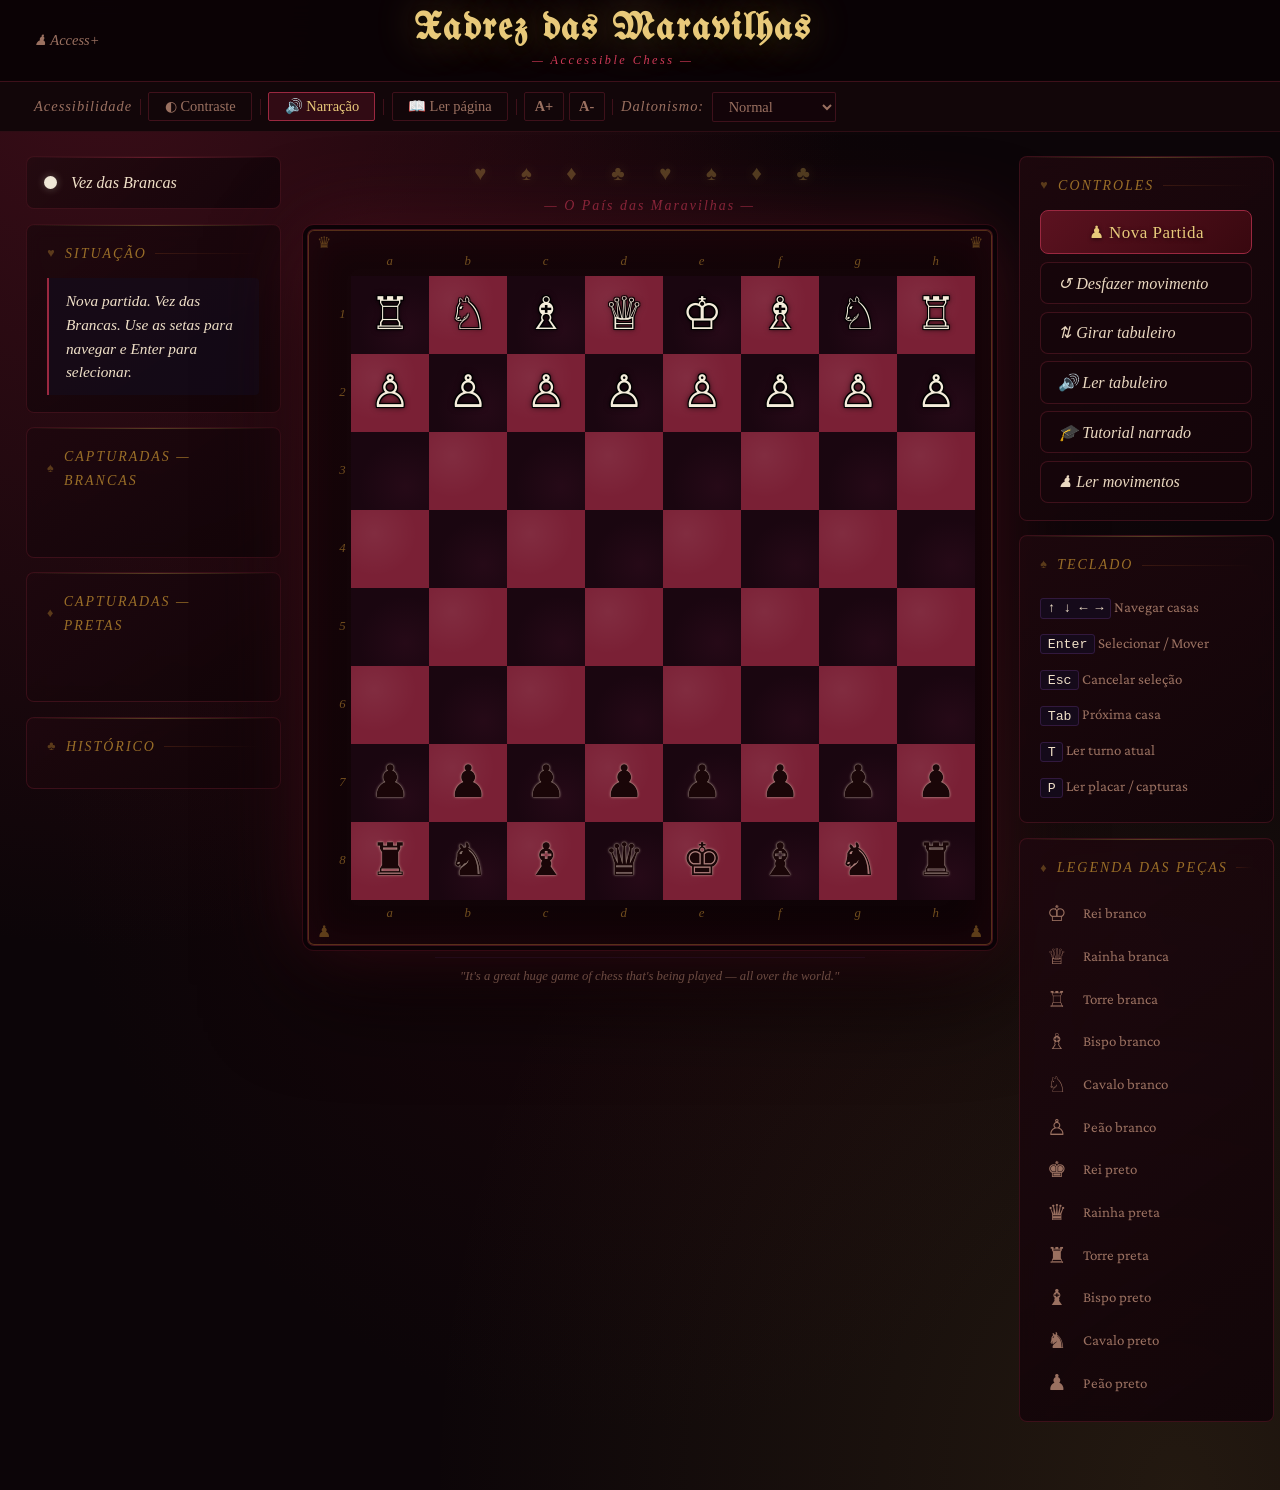
<file: xadrez-acessivel.html>
<!DOCTYPE html>
<html lang="pt-BR">
<head>
<meta charset="UTF-8">
<meta name="viewport" content="width=device-width, initial-scale=1.0">
<title>Xadrez das Maravilhas — Xadrez Acessível | Access+</title>
<meta name="description" content="Jogo de xadrez acessível com narração completa para pessoas cegas. Inspirado em Alice no País das Maravilhas.">
<link rel="icon" href="data:image/svg+xml,<svg xmlns='http://www.w3.org/2000/svg' viewBox='0 0 100 100'><text y='.9em' font-size='90'>♛</text></svg>">
<link rel="preconnect" href="https://fonts.googleapis.com">
<link rel="preconnect" href="https://fonts.gstatic.com" crossorigin>
<link href="https://fonts.googleapis.com/css2?family=UnifrakturMaguntia&family=IM+Fell+English:ital@0;1&family=Crimson+Pro:ital,wght@0,300;0,400;1,300;1,400&display=swap" rel="stylesheet">
<style>
:root {
  --bg:#0C0508; --bg2:#120609; --surface:rgba(28,8,14,0.85); --surface2:#1E0A10;
  --border:#4A1520; --border-gold:#5A4015; --wine:#6B1528; --wine-soft:#9B2840;
  --wine-lit:#D03A58; --gold:#C9A84C; --gold-soft:#E8C97A; --gold-dim:#9A6E28;
  --gold-pale:#F2DFA0; --sq-light:#7A2035; --sq-dark:#1A0610;
  --text:#EAD8C0; --text-muted:#9A7060; --cream:#F0E0C8;
  --radius:8px; --sq:78px; --panel-w:255px;
  --font-disp:'UnifrakturMaguntia',cursive;
  --font-ser:'IM Fell English',Georgia,serif;
  --font-body:'Crimson Pro',Georgia,serif;
}
html{font-size:17px;}
*,*::before,*::after{margin:0;padding:0;box-sizing:border-box;}
body{font-family:var(--font-body);font-size:1rem;background:var(--bg);color:var(--text);min-height:100vh;line-height:1.7;
  background-image:radial-gradient(ellipse at 8% 0%,rgba(107,21,40,.5) 0%,transparent 45%),radial-gradient(ellipse at 92% 100%,rgba(201,168,76,.12) 0%,transparent 45%),radial-gradient(ellipse at 50% 50%,rgba(60,10,18,.3) 0%,transparent 65%);}
.skip-link{position:absolute;top:-60px;left:1.5rem;background:var(--wine);color:var(--cream);padding:.5rem 1.2rem;border-radius:2px;text-decoration:none;font-family:var(--font-ser);font-size:.9rem;z-index:999;transition:top .3s;border:1px solid var(--wine-soft);}
.skip-link:focus{top:1rem;}
header{padding:.6rem 2rem;border-bottom:1px solid rgba(74,21,32,.8);display:flex;align-items:center;justify-content:space-between;gap:1rem;background:rgba(10,3,6,.96);backdrop-filter:blur(20px);position:sticky;top:0;z-index:50;}
.logo-back{text-decoration:none;color:var(--text-muted);font-family:var(--font-ser);font-style:italic;font-size:.85rem;transition:color .2s;display:flex;align-items:center;gap:.4rem;white-space:nowrap;}
.logo-back:hover{color:var(--gold-soft);} .logo-back:focus{outline:2px solid var(--wine-soft);outline-offset:4px;}
.header-title{text-align:center;flex:1;}
.game-title{font-family:var(--font-disp);font-size:clamp(1.5rem,3vw,2.3rem);color:var(--gold-soft);letter-spacing:2px;text-shadow:0 0 40px rgba(201,168,76,.45),0 2px 6px rgba(0,0,0,.9);line-height:1;}
.game-sub{font-family:var(--font-ser);font-style:italic;font-size:.72rem;color:var(--wine-lit);letter-spacing:2.5px;margin-top:.1rem;}
.header-spacer{width:120px;}
.a11y-bar{background:var(--bg2);border-bottom:1px solid rgba(74,21,32,.5);padding:.55rem 2rem;display:flex;align-items:center;flex-wrap:wrap;gap:.45rem;}
.a11y-lbl{font-family:var(--font-ser);font-style:italic;font-size:.85rem;color:var(--text-muted);letter-spacing:1px;white-space:nowrap;}
.a11y-sep{width:1px;height:16px;background:rgba(74,21,32,.8);flex-shrink:0;}
.btn-a11y{font-family:var(--font-ser);font-size:.85rem;padding:.3rem .9rem;border:1px solid rgba(74,21,32,.8);border-radius:2px;cursor:pointer;transition:all .2s;background:transparent;color:var(--text-muted);white-space:nowrap;}
.btn-a11y:hover{border-color:var(--gold-dim);color:var(--gold-soft);} .btn-a11y:focus{outline:2px solid var(--gold-dim);outline-offset:2px;}
.btn-a11y[aria-pressed="true"]{background:rgba(107,21,40,.35);border-color:var(--wine-soft);color:var(--gold-soft);}
.fonte-bar{display:flex;gap:.3rem;align-items:center;} .fonte-bar .btn-a11y{padding:.3rem .55rem;font-weight:700;min-width:2rem;text-align:center;}
.fonte-bar .btn-a11y:disabled{opacity:.28;cursor:not-allowed;}
.cb-sel{font-family:var(--font-ser);font-size:.85rem;background:rgba(20,5,10,.85);border:1px solid rgba(74,21,32,.8);color:var(--text-muted);padding:.3rem .7rem;border-radius:2px;cursor:pointer;}
.cb-sel:focus{outline:2px solid var(--gold-dim);outline-offset:2px;}
main{max-width:1360px;margin:0 auto;padding:1.4rem 1.5rem 4rem;display:grid;grid-template-columns:var(--panel-w) 1fr var(--panel-w);gap:1.6rem;align-items:start;}
.panel{display:flex;flex-direction:column;gap:.85rem;}
.card{background:linear-gradient(145deg,rgba(30,8,14,.9),rgba(18,5,9,.95));border:1px solid rgba(74,21,32,.7);border-radius:var(--radius);padding:1rem 1.2rem;position:relative;overflow:hidden;backdrop-filter:blur(8px);}
.card::before{content:'';position:absolute;top:0;left:0;right:0;height:1px;background:linear-gradient(90deg,transparent,rgba(201,168,76,.35),transparent);}
.card-title{font-family:var(--font-ser);font-style:italic;font-size:.82rem;letter-spacing:2px;text-transform:uppercase;color:var(--gold-dim);margin-bottom:.75rem;display:flex;align-items:center;gap:.5rem;}
.card-title::after{content:'';flex:1;height:1px;background:linear-gradient(90deg,rgba(90,40,21,.5),transparent);}
.card-title .suit{font-style:normal;opacity:.5;font-size:.9em;}
.turn-box{display:flex;align-items:center;gap:.85rem;padding:.7rem 1rem;background:linear-gradient(135deg,rgba(35,10,16,.9),rgba(20,5,10,.95));border:1px solid rgba(74,21,32,.7);border-radius:var(--radius);position:relative;}
.turn-box::before{content:'';position:absolute;top:0;left:0;right:0;height:1px;background:linear-gradient(90deg,transparent,rgba(208,58,88,.4),transparent);}
.turn-dot{width:13px;height:13px;border-radius:50%;flex-shrink:0;border:2px solid transparent;transition:all .3s;}
.turn-dot.w{background:#F0E8D8;border-color:rgba(240,232,216,.5);box-shadow:0 0 8px rgba(240,232,216,.3);}
.turn-dot.b{background:#12090F;border-color:var(--text-muted);}
.turn-txt{font-family:var(--font-ser);font-style:italic;font-size:.95rem;color:var(--cream);}
.status-box{font-family:var(--font-ser);font-style:italic;font-size:.9rem;padding:.65rem 1rem;background:rgba(20,12,28,.7);border-left:2px solid var(--wine-soft);color:var(--cream);line-height:1.55;min-height:3rem;border-radius:0 4px 4px 0;}
.captured{display:flex;flex-wrap:wrap;gap:.3rem;min-height:2rem;align-items:center;}
.cap-piece{font-size:1.2rem;opacity:.7;transition:opacity .2s;} .cap-piece:hover{opacity:1;}
.move-log{max-height:190px;overflow-y:auto;font-family:var(--font-body);font-size:.88rem;line-height:2.1;color:var(--text-muted);scrollbar-width:thin;scrollbar-color:rgba(74,21,32,.6) transparent;}
.log-row{display:flex;gap:.75rem;padding:0 .2rem;border-radius:3px;}
.log-row:last-child{background:rgba(201,168,76,.05);}
.log-row:last-child .log-w,.log-row:last-child .log-b{color:var(--gold-soft);}
.log-n{color:rgba(90,64,21,.8);min-width:1.7rem;font-style:italic;font-size:.78rem;padding-top:.1rem;}
.log-w{color:#ddd;min-width:4rem;} .log-b{color:var(--text-muted);}
.legend-row{display:flex;align-items:center;gap:.6rem;font-size:.88rem;color:var(--text-muted);padding:.15rem .1rem;border-radius:3px;transition:background .15s;}
.legend-row:hover{background:rgba(201,168,76,.05);color:var(--cream);}
.legend-piece{font-size:1.3rem;width:1.8rem;text-align:center;}
.btn-game{font-family:var(--font-ser);font-style:italic;font-size:.95rem;padding:.62rem 1rem;border:1px solid rgba(74,21,32,.8);border-radius:var(--radius);cursor:pointer;transition:all .22s;background:rgba(22,5,10,.8);color:var(--text);width:100%;text-align:left;display:flex;align-items:center;gap:.55rem;}
.btn-game:hover{border-color:var(--gold-dim);color:var(--gold-soft);background:rgba(35,8,15,.9);}
.btn-game:focus{outline:2px solid var(--gold-dim);outline-offset:2px;}
.btn-game.primary{background:linear-gradient(135deg,#5C1220,#38080F);border-color:var(--wine-soft);color:var(--gold-soft);font-style:normal;justify-content:center;letter-spacing:.5px;font-size:1rem;text-shadow:0 1px 4px rgba(0,0,0,.6);}
.btn-game.primary:hover{background:linear-gradient(135deg,var(--wine-soft),var(--wine));border-color:var(--wine-lit);box-shadow:0 0 20px rgba(107,21,40,.5);}
kbd{background:rgba(20,12,30,.8);border:1px solid rgba(58,29,72,.8);padding:.1rem .38rem;border-radius:3px;font-size:.78rem;color:var(--cream);font-family:monospace;}
.board-wrap{display:flex;flex-direction:column;align-items:center;gap:.45rem;}
.board-deco-top{display:flex;flex-direction:column;align-items:center;gap:.2rem;margin-bottom:.3rem;}
.board-deco-suits{font-size:1.2rem;letter-spacing:.9rem;color:var(--gold);opacity:.35;text-shadow:0 0 12px rgba(201,168,76,.4);}
.board-deco-text{font-family:var(--font-ser);font-style:italic;font-size:.82rem;color:var(--wine-lit);opacity:.7;letter-spacing:2px;}
.board-frame{position:relative;padding:16px;background:linear-gradient(145deg,#160509,#0E0306);border:1px solid rgba(154,90,40,.5);border-radius:6px;
  box-shadow:0 0 0 1px rgba(74,21,32,.9),0 0 0 5px rgba(10,3,6,.95),0 0 0 6px rgba(107,21,40,.3),0 0 80px rgba(107,21,40,.55),0 40px 100px rgba(0,0,0,.95),inset 0 0 40px rgba(107,21,40,.15);}
.frame-corner{position:absolute;font-size:.95rem;color:var(--gold-dim);opacity:.55;pointer-events:none;line-height:1;}
.frame-corner.tl{top:4px;left:8px;} .frame-corner.tr{top:4px;right:8px;}
.frame-corner.bl{bottom:4px;left:8px;} .frame-corner.br{bottom:4px;right:8px;}
.board-outer{display:flex;flex-direction:column;}
.board-file-row{display:flex;margin-left:26px;}
.board-file-lbl{width:var(--sq);text-align:center;font-family:var(--font-ser);font-style:italic;font-size:.75rem;color:rgba(154,110,40,.7);padding:.2rem 0;}
.board-rank-row{display:flex;align-items:stretch;}
.board-rank-lbl{width:26px;display:flex;align-items:center;justify-content:flex-end;padding-right:5px;flex-shrink:0;font-family:var(--font-ser);font-style:italic;font-size:.75rem;color:rgba(154,110,40,.7);}
@keyframes boardReveal{0%{opacity:0;transform:scale(.96) translateY(8px);filter:blur(4px);}100%{opacity:1;transform:scale(1) translateY(0);filter:blur(0);}}
.board-revealing #chess-board{animation:boardReveal .7s cubic-bezier(.22,1,.36,1) forwards;}
.alice-mid-quote{position:fixed;bottom:2rem;left:50%;transform:translateX(-50%) translateY(30px);background:linear-gradient(135deg,rgba(30,8,14,.97),rgba(20,5,10,.99));border:1px solid rgba(154,90,40,.5);border-radius:var(--radius);padding:.8rem 1.4rem;font-family:var(--font-ser);font-style:italic;font-size:.88rem;color:var(--gold-soft);max-width:420px;text-align:center;line-height:1.6;box-shadow:0 0 40px rgba(107,21,40,.5),0 8px 30px rgba(0,0,0,.8);z-index:40;opacity:0;transition:opacity .5s ease,transform .5s cubic-bezier(.22,1,.36,1);pointer-events:none;}
.alice-mid-quote.show{opacity:1;transform:translateX(-50%) translateY(0);}
.alice-mid-quote .quote-attr{display:block;font-size:.72rem;color:var(--text-muted);margin-top:.35rem;letter-spacing:1px;}

/* ── MODAL PROMOÇÃO ── */
.promo-overlay{position:fixed;inset:0;background:rgba(4,2,8,.92);display:flex;align-items:center;justify-content:center;z-index:110;opacity:0;pointer-events:none;transition:opacity .3s;backdrop-filter:blur(12px);}
.promo-overlay.open{opacity:1;pointer-events:all;}
.promo-box{background:linear-gradient(145deg,#1E0810,#130408);border:1px solid var(--wine-soft);border-radius:var(--radius);padding:2rem 2.2rem;text-align:center;box-shadow:0 0 80px rgba(92,26,56,.6),0 30px 60px rgba(0,0,0,.9);position:relative;overflow:hidden;}
.promo-box::before{content:'';position:absolute;top:0;left:0;right:0;height:2px;background:linear-gradient(90deg,transparent,var(--gold),var(--wine-lit),var(--gold),transparent);}
.promo-title{font-family:var(--font-disp);font-size:1.8rem;color:var(--gold-soft);margin-bottom:.4rem;padding-top:.8rem;text-shadow:0 0 20px rgba(201,168,76,.4);}
.promo-sub{font-family:var(--font-ser);font-style:italic;font-size:.9rem;color:var(--text-muted);margin-bottom:1.2rem;}
.promo-choices{display:flex;gap:.8rem;justify-content:center;}
.promo-btn{font-size:2.4rem;background:rgba(20,5,10,.8);border:1px solid rgba(74,21,32,.8);border-radius:6px;padding:.5rem .8rem;cursor:pointer;transition:all .18s;color:inherit;line-height:1;display:flex;flex-direction:column;align-items:center;}
.promo-btn:hover{border-color:var(--gold-dim);background:rgba(35,8,15,.9);transform:scale(1.1);}
.promo-btn:focus{outline:3px solid var(--gold);outline-offset:2px;transform:scale(1.1);}
.promo-label{display:block;font-family:var(--font-ser);font-style:italic;font-size:.7rem;color:var(--text-muted);margin-top:.2rem;}

/* ── ANIMAÇÕES VITÓRIA ── */
@keyframes victoryShimmer{0%,100%{box-shadow:0 0 120px rgba(201,168,76,.4),0 40px 80px rgba(0,0,0,.9);}50%{box-shadow:0 0 180px rgba(201,168,76,.8),0 40px 80px rgba(0,0,0,.9),0 0 60px rgba(208,58,88,.4);}}
@keyframes victoryFloat{0%,100%{transform:scale(1) translateY(0);}50%{transform:scale(1.02) translateY(-4px);}}
@keyframes crownSpin{0%{transform:scale(0) rotate(-180deg);opacity:0;}60%{transform:scale(1.3) rotate(10deg);opacity:1;}100%{transform:scale(1) rotate(0deg);opacity:1;}}
.modal-overlay.open.victory .modal{animation:victoryFloat 2s ease-in-out infinite,victoryShimmer 2s ease-in-out infinite;}
.modal-overlay.open.victory .modal-icon{animation:crownSpin .8s cubic-bezier(.34,1.56,.64,1) forwards;display:inline-block;}
@keyframes staleSwirl{0%{transform:scale(0) rotate(0deg);opacity:0;}100%{transform:scale(1) rotate(720deg);opacity:1;}}
.modal-overlay.open.stalemate .modal-icon{animation:staleSwirl 1s cubic-bezier(.34,1.56,.64,1) forwards;display:inline-block;}

#chess-board{display:grid;grid-template-columns:repeat(8,var(--sq));grid-template-rows:repeat(8,var(--sq));border:1px solid rgba(90,64,21,.4);image-rendering:pixelated;}
.sq{width:var(--sq);height:var(--sq);display:flex;align-items:center;justify-content:center;cursor:pointer;position:relative;font-size:clamp(1.9rem,3.5vw,2.65rem);user-select:none;transition:filter .12s,background-color .15s;}
.sq.light{background-color:var(--sq-light);background-image:radial-gradient(circle at 30% 30%,rgba(255,255,255,.055) 0%,transparent 55%);}
.sq.dark{background-color:var(--sq-dark);background-image:radial-gradient(circle at 70% 70%,rgba(92,26,56,.18) 0%,transparent 60%);}
.sq:hover{filter:brightness(1.3);} .sq:focus{outline:3px solid var(--gold);outline-offset:-3px;z-index:3;}
.sq.selected{background-color:rgba(201,168,76,.42)!important;background-image:none!important;box-shadow:inset 0 0 0 3px var(--gold),inset 0 0 14px rgba(201,168,76,.18);}
.sq.possible::after{content:'';position:absolute;width:30%;height:30%;border-radius:50%;background:rgba(90,210,90,.65);box-shadow:0 0 8px rgba(90,210,90,.4);pointer-events:none;z-index:2;}
.sq.possible.occupied::after{width:90%;height:90%;border-radius:0;background:transparent;border:3px solid rgba(90,210,90,.6);box-shadow:inset 0 0 10px rgba(90,210,90,.12);}
.sq.last-move{background-color:rgba(154,110,40,.32)!important;background-image:none!important;}
.sq.in-check{background-color:rgba(220,30,30,.6)!important;background-image:none!important;animation:chkPulse 1s ease-in-out infinite;}
@keyframes chkPulse{0%,100%{background-color:rgba(220,30,30,.6)!important;}50%{background-color:rgba(255,50,50,.85)!important;}}
.piece{pointer-events:none;z-index:1;position:relative;text-shadow:0 2px 10px rgba(0,0,0,.98),0 0 3px rgba(0,0,0,1);transition:transform .1s;line-height:1;}
.sq:hover .piece{transform:scale(1.12);} .sq.selected .piece{transform:scale(1.06);}
.sq .piece{filter:none;}
.sq .piece.white-piece{color:#F5EDDB;text-shadow:0 0 3px #000,0 0 6px #000,1px 1px 0 #000,-1px -1px 0 #000,1px -1px 0 #000,-1px 1px 0 #000;}
.sq .piece.black-piece{color:#1A0608;text-shadow:0 0 3px rgba(240,224,200,.6),0 0 1px rgba(240,224,200,.8);}
.alice-quote{font-family:var(--font-ser);font-style:italic;font-size:.75rem;color:var(--text-muted);text-align:center;padding:.45rem 1.5rem;border-top:1px solid rgba(58,29,72,.4);line-height:1.6;margin-top:.25rem;opacity:.65;}
.modal-overlay{position:fixed;inset:0;background:rgba(4,2,8,.94);display:flex;align-items:center;justify-content:center;z-index:100;opacity:0;pointer-events:none;transition:opacity .4s;backdrop-filter:blur(14px);}
.modal-overlay.open{opacity:1;pointer-events:all;}
.modal{background:linear-gradient(145deg,#1E0810,#130408);border:1px solid var(--wine-soft);border-radius:var(--radius);padding:2.8rem 2.5rem;max-width:400px;width:90%;text-align:center;transform:scale(.88) translateY(20px);transition:transform .45s cubic-bezier(.34,1.56,.64,1);position:relative;overflow:hidden;box-shadow:0 0 120px rgba(92,26,56,.7),0 40px 80px rgba(0,0,0,.9);}
.modal::before{content:'';position:absolute;top:0;left:0;right:0;height:2px;background:linear-gradient(90deg,transparent,var(--gold),var(--wine-lit),var(--gold),transparent);}
.modal-overlay.open .modal{transform:scale(1) translateY(0);}
.modal-icon{font-size:3.5rem;display:block;margin-bottom:.6rem;}
.modal h2{font-family:var(--font-disp);font-size:2.5rem;color:var(--gold-soft);margin-bottom:.5rem;text-shadow:0 0 30px rgba(201,168,76,.4);}
.modal p{font-family:var(--font-ser);font-style:italic;color:var(--text-muted);margin-bottom:1.8rem;font-size:.95rem;line-height:1.6;}
.sr-only{position:absolute;width:1px;height:1px;padding:0;margin:-1px;overflow:hidden;clip:rect(0,0,0,0);white-space:nowrap;border:0;}
#narration,#live-status{position:absolute;left:-9999px;height:1px;overflow:hidden;}
html.protanopia{filter:saturate(0%) sepia(100%) hue-rotate(295deg) saturate(300%) brightness(90%);}
html.deuteranopia{filter:saturate(0%) sepia(100%) hue-rotate(120deg) saturate(250%) brightness(90%);}
html.tritanopia{filter:saturate(0%) sepia(100%) hue-rotate(180deg) saturate(200%) brightness(90%);}
html.hc body{background:#000!important;color:#fff!important;}
html.hc *{border-color:#555!important;}
html.hc .sq.light{background:#2A2A2A!important;background-image:none!important;}
html.hc .sq.dark{background:#000!important;background-image:none!important;}
html.hc .sq.selected{background:rgba(255,200,0,.5)!important;box-shadow:inset 0 0 0 3px #ffd700!important;}
html.hc .sq.possible::after{background:rgba(0,255,0,.65)!important;}
html.hc .card,html.hc .turn-box,html.hc .status-box{background:#111!important;}
html.hc .btn-game,html.hc .btn-a11y{background:#111!important;color:#fff!important;border-color:#888!important;}
html.hc .game-title{color:#ffd700!important;text-shadow:none!important;}
html.hc .board-frame{background:#000!important;border-color:#888!important;box-shadow:none!important;}
html.hc .piece{text-shadow:none!important;}
html.hc .promo-box{background:#111!important;}
html.hc .promo-btn{background:#222!important;color:#fff!important;border-color:#888!important;}
@media(max-width:1120px){:root{--panel-w:220px;--sq:70px;}}
@media(max-width:980px){main{grid-template-columns:1fr;max-width:640px;}.panel:first-child{order:2;}.board-wrap{order:1;}.panel:last-child{order:3;}:root{--sq:62px;}.sq{font-size:2.1rem;}}
@media(max-width:620px){:root{--sq:46px;}.sq{font-size:1.7rem;}main{padding:1rem .75rem 3rem;gap:.9rem;}.board-frame{padding:10px;}.a11y-bar,header{padding:.45rem 1rem;}}
@media(max-width:420px){:root{--sq:38px;}.sq{font-size:1.4rem;}.board-frame{padding:8px;}}
</style>
</head>
<body>

<a href="#chess-board" class="skip-link">Pular para o tabuleiro</a>
<div id="narration" aria-live="assertive" aria-atomic="true"></div>
<div id="live-status" aria-live="polite" aria-atomic="true"></div>

<header>
  <a href="index.html" class="logo-back" aria-label="Voltar para Access+">♟ Access+</a>
  <div class="header-title">
    <h1 class="game-title">Xadrez das Maravilhas</h1>
    <p class="game-sub">— Accessible Chess —</p>
  </div>
  <div class="header-spacer" aria-hidden="true"></div>
</header>

<div class="a11y-bar" role="toolbar" aria-label="Controles de acessibilidade">
  <span class="a11y-lbl" aria-hidden="true">Acessibilidade</span>
  <div class="a11y-sep" aria-hidden="true"></div>
  <button class="btn-a11y" id="btn-contrast" aria-pressed="false">◐ Contraste</button>
  <div class="a11y-sep" aria-hidden="true"></div>
  <button class="btn-a11y" id="btn-narration" aria-pressed="true">🔊 Narração</button>
  <div class="a11y-sep" aria-hidden="true"></div>
  <button class="btn-a11y" id="btn-tts" aria-pressed="false">📖 Ler página</button>
  <div class="a11y-sep" aria-hidden="true"></div>
  <div class="fonte-bar" role="group" aria-label="Tamanho da fonte">
    <button class="btn-a11y" id="btn-fa" aria-label="Aumentar fonte">A+</button>
    <button class="btn-a11y" id="btn-fd" aria-label="Diminuir fonte">A-</button>
  </div>
  <div class="a11y-sep" aria-hidden="true"></div>
  <label for="sel-cb" class="a11y-lbl">Daltonismo:</label>
  <select id="sel-cb" class="cb-sel">
    <option value="normal">Normal</option>
    <option value="protanopia">Protanopia</option>
    <option value="deuteranopia">Deuteranopia</option>
    <option value="tritanopia">Tritanopia</option>
  </select>
</div>

<main id="main-content">
  <aside class="panel" aria-label="Informações da partida">
    <div class="turn-box" id="turn-box" role="status" aria-live="polite">
      <div class="turn-dot w" id="turn-dot"></div>
      <span class="turn-txt" id="turn-txt">Vez das Brancas</span>
    </div>
    <div class="card">
      <p class="card-title"><span class="suit" aria-hidden="true">♥</span> Situação</p>
      <div class="status-box" id="status-box" role="status" aria-live="polite">Selecione uma peça para começar.</div>
    </div>
    <div class="card">
      <p class="card-title"><span class="suit" aria-hidden="true">♠</span> Capturadas — Brancas</p>
      <div class="captured" id="cap-w" aria-live="polite" aria-label="Peças capturadas pelas brancas"></div>
    </div>
    <div class="card">
      <p class="card-title"><span class="suit" aria-hidden="true">♦</span> Capturadas — Pretas</p>
      <div class="captured" id="cap-b" aria-live="polite" aria-label="Peças capturadas pelas pretas"></div>
    </div>
    <div class="card">
      <p class="card-title"><span class="suit" aria-hidden="true">♣</span> Histórico</p>
      <div class="move-log" id="move-log" role="log" aria-live="polite" aria-label="Histórico de movimentos"></div>
    </div>
  </aside>

  <div class="board-wrap">
    <div class="board-deco-top" aria-hidden="true">
      <div class="board-deco-suits">♥ ♠ ♦ ♣ ♥ ♠ ♦ ♣</div>
      <div class="board-deco-text">— O País das Maravilhas —</div>
    </div>
    <div class="board-frame">
      <span class="frame-corner tl" aria-hidden="true">♛</span>
      <span class="frame-corner tr" aria-hidden="true">♛</span>
      <span class="frame-corner bl" aria-hidden="true">♟</span>
      <span class="frame-corner br" aria-hidden="true">♟</span>
      <div class="board-outer">
        <div class="board-file-row" id="file-top" aria-hidden="true"></div>
        <div id="board-rows"></div>
        <div class="board-file-row" id="file-bot" aria-hidden="true"></div>
      </div>
    </div>
    <div class="alice-quote" aria-hidden="true">
      "It's a great huge game of chess that's being played — all over the world."
    </div>
  </div>

  <aside class="panel" aria-label="Controles e legenda">
    <div class="card">
      <p class="card-title"><span class="suit" aria-hidden="true">♥</span> Controles</p>
      <div style="display:flex;flex-direction:column;gap:.45rem;">
        <button class="btn-game primary" id="btn-new">♟ Nova Partida</button>
        <button class="btn-game" id="btn-undo">↺ Desfazer movimento</button>
        <button class="btn-game" id="btn-flip">⇅ Girar tabuleiro</button>
        <button class="btn-game" id="btn-read-board">🔊 Ler tabuleiro</button>
        <button class="btn-game" id="btn-read-moves">♟ Ler movimentos</button>
      </div>
    </div>
    <div class="card">
      <p class="card-title"><span class="suit" aria-hidden="true">♠</span> Teclado</p>
      <div style="font-size:.88rem;color:var(--text-muted);line-height:2.4;">
        <div><kbd>↑ ↓ ← →</kbd> Navegar casas</div>
        <div><kbd>Enter</kbd> Selecionar / Mover</div>
        <div><kbd>Esc</kbd> Cancelar seleção</div>
        <div><kbd>Tab</kbd> Próxima casa</div>
        <div><kbd>T</kbd> Ler turno atual</div>
        <div><kbd>P</kbd> Ler placar / capturas</div>
      </div>
    </div>
    <div class="card">
      <p class="card-title"><span class="suit" aria-hidden="true">♦</span> Legenda das Peças</p>
      <div aria-label="Legenda de peças">
        <div class="legend-row"><span class="legend-piece">♔</span> Rei branco</div>
        <div class="legend-row"><span class="legend-piece">♕</span> Rainha branca</div>
        <div class="legend-row"><span class="legend-piece">♖</span> Torre branca</div>
        <div class="legend-row"><span class="legend-piece">♗</span> Bispo branco</div>
        <div class="legend-row"><span class="legend-piece">♘</span> Cavalo branco</div>
        <div class="legend-row"><span class="legend-piece">♙</span> Peão branco</div>
        <div class="legend-row"><span class="legend-piece">♚</span> Rei preto</div>
        <div class="legend-row"><span class="legend-piece">♛</span> Rainha preta</div>
        <div class="legend-row"><span class="legend-piece">♜</span> Torre preta</div>
        <div class="legend-row"><span class="legend-piece">♝</span> Bispo preto</div>
        <div class="legend-row"><span class="legend-piece">♞</span> Cavalo preto</div>
        <div class="legend-row"><span class="legend-piece">♟</span> Peão preto</div>
      </div>
    </div>
  </aside>
</main>

<!-- CITAÇÃO ALICE FLUTUANTE -->
<div class="alice-mid-quote" id="alice-quote-toast" aria-hidden="true">
  <span id="alice-quote-text"></span>
  <span class="quote-attr">— Lewis Carroll</span>
</div>

<!-- MODAL PROMOÇÃO -->
<div class="promo-overlay" id="promo-modal" role="dialog" aria-modal="true" aria-labelledby="promo-title" aria-hidden="true">
  <div class="promo-box">
    <p class="promo-title" id="promo-title">Promoção!</p>
    <p class="promo-sub" id="promo-sub">Escolha a peça</p>
    <div class="promo-choices" id="promo-choices" role="group" aria-label="Escolha a peça para promoção"></div>
  </div>
</div>

<!-- MODAL FIM DE JOGO -->
<div class="modal-overlay" id="modal" role="dialog" aria-modal="true" aria-labelledby="modal-title" aria-hidden="true">
  <div class="modal">
    <span class="modal-icon" id="modal-icon" aria-hidden="true">👑</span>
    <h2 id="modal-title">Xeque-Mate!</h2>
    <p id="modal-msg">As Brancas vencem.</p>
    <button class="btn-game primary" id="btn-modal-new" style="margin-top:.5rem;">♟ Nova Partida</button>
  </div>
</div>

<script>
'use strict';
const GLYPH={wK:'♔',wQ:'♕',wR:'♖',wB:'♗',wN:'♘',wP:'♙',bK:'♚',bQ:'♛',bR:'♜',bB:'♝',bN:'♞',bP:'♟'};
const NAME={K:'Rei',Q:'Rainha',R:'Torre',B:'Bispo',N:'Cavalo',P:'Peão'};
const FILES=['a','b','c','d','e','f','g','h'];
const RANKS=['8','7','6','5','4','3','2','1'];
const INIT=[
  ['bR','bN','bB','bQ','bK','bB','bN','bR'],
  ['bP','bP','bP','bP','bP','bP','bP','bP'],
  [null,null,null,null,null,null,null,null],
  [null,null,null,null,null,null,null,null],
  [null,null,null,null,null,null,null,null],
  [null,null,null,null,null,null,null,null],
  ['wP','wP','wP','wP','wP','wP','wP','wP'],
  ['wR','wN','wB','wQ','wK','wB','wN','wR']
];

let board,turn,sel,poss,capW,capB,hist,snaps,kingPos,over,flipped,narOn=true;
let castleRights; // {wK,wQR,wKR,bK,bQR,bKR}
let enPassantSq;  // [r,c] ou null — casa para onde o peão pode capturar en passant
let pendingPromo; // {col,tr,tc,moveColor} aguardando escolha

function resetState(){
  board=INIT.map(r=>[...r]);
  turn='w';sel=null;poss=[];capW=[];capB=[];hist=[];snaps=[];over=false;flipped=false;
  kingPos={w:[7,4],b:[0,4]};
  castleRights={wK:true,wQR:true,wKR:true,bK:true,bQR:true,bKR:true};
  enPassantSq=null;
  pendingPromo=null;
}

const sqName=(r,c)=>FILES[c]+RANKS[r];
const colName=x=>x==='w'?'Branca':'Preta';
const colPlur=x=>x==='w'?'Brancas':'Pretas';

function render(){renderCoords();renderGrid();updateTurn();updateCaptures();updateLog();}

function renderCoords(){
  const top=document.getElementById('file-top'),bot=document.getElementById('file-bot');
  top.innerHTML=bot.innerHTML='';
  const fOrder=flipped?[...FILES].reverse():FILES;
  fOrder.forEach(f=>{[top,bot].forEach(el=>{const d=document.createElement('div');d.className='board-file-lbl';d.textContent=f;el.appendChild(d);});});
}

function renderGrid(){
  const wrap=document.getElementById('board-rows');wrap.innerHTML='';
  const rOrder=flipped?[0,1,2,3,4,5,6,7]:[7,6,5,4,3,2,1,0];
  const cOrder=flipped?[7,6,5,4,3,2,1,0]:[0,1,2,3,4,5,6,7];
  rOrder.forEach(r=>{
    const rankDiv=document.createElement('div');rankDiv.className='board-rank-row';
    const lbl=document.createElement('div');lbl.className='board-rank-lbl';lbl.textContent=RANKS[r];lbl.setAttribute('aria-hidden','true');
    rankDiv.appendChild(lbl);
    cOrder.forEach(c=>{
      const piece=board[r][c],isLight=(r+c)%2===0,nm=sqName(r,c);
      const sq=document.createElement('div');
      sq.className='sq '+(isLight?'light':'dark');
      sq.id=`sq${r}${c}`;sq.dataset.r=r;sq.dataset.c=c;
      sq.setAttribute('tabindex','0');sq.setAttribute('role','gridcell');
      let aria=`Casa ${nm}`;
      if(piece)aria+=`, ${colName(piece[0])} ${NAME[piece[1]]}`;else aria+=', vazia';
      if(sel&&sel[0]===r&&sel[1]===c)aria+=', selecionada';
      if(poss.some(m=>m[0]===r&&m[1]===c))aria+=', movimento possível';
      sq.setAttribute('aria-label',aria);
      if(sel&&sel[0]===r&&sel[1]===c)sq.classList.add('selected');
      if(poss.some(m=>m[0]===r&&m[1]===c)){sq.classList.add('possible');if(piece)sq.classList.add('occupied');}
      const last=hist[hist.length-1];
      if(last&&((last.fr===r&&last.fc===c)||(last.tr===r&&last.tc===c)))sq.classList.add('last-move');
      if(piece&&piece[1]==='K'&&isInCheck(piece[0]))sq.classList.add('in-check');
      if(piece){const sp=document.createElement('span');sp.className='piece '+(piece[0]==='w'?'white-piece':'black-piece');sp.textContent=GLYPH[piece];sp.setAttribute('aria-hidden','true');sq.appendChild(sp);}
      sq.addEventListener('click',()=>handleClick(r,c));
      sq.addEventListener('keydown',e=>handleKey(e,r,c));
      sq.addEventListener('focus',()=>{
        if(firstTabFocus&&piece&&piece[0]==='w'){
          firstTabFocus=false;
          setTimeout(()=>say(`Você está no tabuleiro. Casa ${nm}, ${NAME[piece[1]]} Branca. Use as setas para navegar, Enter para selecionar a peça e ver os movimentos possíveis, Escape para cancelar.`),200);
        }
      });
      rankDiv.appendChild(sq);
    });
    wrap.appendChild(rankDiv);
  });
}

function handleKey(e,r,c){
  if(e.key==='Enter'||e.key===' '){e.preventDefault();handleClick(r,c);return;}
  if(e.key==='Escape'){e.preventDefault();sel=null;poss=[];render();say('Seleção cancelada.');return;}
  let nr=r,nc=c;
  if(e.key==='ArrowUp')nr=flipped?r+1:r-1;
  if(e.key==='ArrowDown')nr=flipped?r-1:r+1;
  if(e.key==='ArrowLeft')nc=flipped?c+1:c-1;
  if(e.key==='ArrowRight')nc=flipped?c-1:c+1;
  if(nr>=0&&nr<=7&&nc>=0&&nc<=7&&(nr!==r||nc!==c)){
    e.preventDefault();focusSq(nr,nc);
    playSound(false,false,false,false,true);
    const p=board[nr][nc],nm2=sqName(nr,nc);
    const checkWarn=p&&p[1]==='K'&&isInCheck(p[0])?', em xeque!':'';
    say(p?`${nm2}: ${colName(p[0])} ${NAME[p[1]]}${checkWarn}`:`${nm2}: vazia`);
  }
}

function handleClick(r,c){
  if(over)return;
  const piece=board[r][c],nm=sqName(r,c);
  if(sel){
    if(poss.some(m=>m[0]===r&&m[1]===c)){doMove(sel[0],sel[1],r,c);sel=null;poss=[];return;}
    if(piece&&piece[0]===turn){selectPiece(r,c);return;}
    sel=null;poss=[];render();say('Seleção cancelada.');return;
  }
  if(!piece){say(`${nm}: vazia.`);return;}
  if(piece[0]!==turn){say(`${nm}: ${colName(piece[0])} ${NAME[piece[1]]}. Não é sua vez.`);return;}
  selectPiece(r,c);
}

function selectPiece(r,c){
  const piece=board[r][c];sel=[r,c];poss=getLegalMoves(r,c);render();focusSq(r,c);
  playSound(false,false,false,true,false);
  const nm=sqName(r,c);
  const movesTxt=poss.length?`${poss.length} movimento${poss.length>1?'s':''}: ${poss.map(m=>sqName(m[0],m[1])).join(', ')}`:'sem movimentos possíveis';
  const checkWarn=isInCheck(turn)?` Atenção: seu Rei está em xeque!`:'';
  const msg=`${colName(piece[0])} ${NAME[piece[1]]} em ${nm}.${checkWarn} ${movesTxt}.`;
  say(msg);setStatus(msg);
}

// ══ MOTOR PRINCIPAL ══
function doMove(fr,fc,tr,tc){
  // Snapshot para undo
  snaps.push({
    board:board.map(row=>[...row]),
    castleRights:{...castleRights},
    enPassantSq:enPassantSq?[...enPassantSq]:null,
    capW:[...capW],capB:[...capB],
    hist:hist.map(h=>({...h})),
    kingPos:{w:[...kingPos.w],b:[...kingPos.b]},
    turn
  });

  const piece=board[fr][fc];
  const col=piece[0],type=piece[1];
  let cap=board[tr][tc];
  let specialNote='';
  let isCastle=false,castleSide='';
  let isEnPassant=false;

  // ── EN PASSANT ──
  if(type==='P'&&enPassantSq&&tr===enPassantSq[0]&&tc===enPassantSq[1]){
    isEnPassant=true;
    const capRow=fr; // peão capturado fica na mesma linha de origem
    cap=board[capRow][tc];
    board[capRow][tc]=null;
    specialNote=' (en passant)';
  }

  // ── ROQUE ──
  if(type==='K'&&Math.abs(tc-fc)===2){
    isCastle=true;
    const row=fr;
    if(tc>fc){castleSide='pequeno';board[row][5]=board[row][7];board[row][7]=null;}
    else{castleSide='grande';board[row][3]=board[row][0];board[row][0]=null;}
    specialNote=` (roque ${castleSide})`;
  }

  // Adicionar captura à lista
  if(cap)(cap[0]==='w'?capB:capW).push(cap);

  // Mover peça
  board[tr][tc]=piece;board[fr][fc]=null;
  if(type==='K')kingPos[col]=[tr,tc];

  // ── ATUALIZAR DIREITOS DE ROQUE ──
  if(type==='K'){castleRights[col+'K']=false;castleRights[col+'QR']=false;castleRights[col+'KR']=false;}
  if(type==='R'){
    if(fr===7&&fc===0)castleRights.wQR=false;
    if(fr===7&&fc===7)castleRights.wKR=false;
    if(fr===0&&fc===0)castleRights.bQR=false;
    if(fr===0&&fc===7)castleRights.bKR=false;
  }
  // Torre capturada também perde direito
  if(tr===7&&tc===0)castleRights.wQR=false;
  if(tr===7&&tc===7)castleRights.wKR=false;
  if(tr===0&&tc===0)castleRights.bQR=false;
  if(tr===0&&tc===7)castleRights.bKR=false;

  // ── NOVO EN PASSANT TARGET ──
  enPassantSq=(type==='P'&&Math.abs(tr-fr)===2)?[(fr+tr)/2,tc]:null;

  // Notação provisória
  const notation=sqName(fr,fc)+(cap&&!isCastle?'x':'→')+sqName(tr,tc)+specialNote;
  hist.push({fr,fc,tr,tc,piece,cap,notation,isCastle,isEnPassant});

  // Citações Alice
  showAliceQuote(hist.length,!!cap);

  // ── PROMOÇÃO ──
  const isPromo=type==='P'&&(tr===0||tr===7);
  if(isPromo){
    pendingPromo={col,fr,fc,tr,tc,moverCol:col};
    openPromoModal(col,fr,fc,tr,tc);
    return; // Aguarda escolha no modal
  }

  resolveMove(col,fr,fc,tr,tc,cap,specialNote,isCastle,castleSide,false,null);
}

function resolveMove(col,fr,fc,tr,tc,cap,specialNote,isCastle,castleSide,wasPromo,promoType){
  turn=turn==='w'?'b':'w';
  const check=isInCheck(turn),hasAny=hasAnyLegal(turn);
  render();focusSq(tr,tc);

  let pieceName;
  if(wasPromo) pieceName=NAME[promoType];
  else{const p=board[tr][tc];pieceName=p?NAME[p[1]]:'';}

  let msg;
  if(isCastle){
    msg=`${colPlur(col)} fazem roque ${castleSide}`;
  } else {
    msg=`${colName(col)} ${pieceName} de ${sqName(fr,fc)} para ${sqName(tr,tc)}`;
    if(cap)msg+=`, capturando ${NAME[cap[1]]}`;
    if(specialNote)msg+=specialNote;
  }

  if(!hasAny){
    over=true;
    if(check){
      const winner=colPlur(col);
      msg+=`. Xeque-mate! ${winner} vencem!`;
      setStatus(`Xeque-mate! ${winner} vencem!`);
      playSound(false,false,true,false,false);
      say(msg);
      setTimeout(()=>showEndModal('mate',winner),800);
    } else {
      msg+='. Empate por afogamento!';
      setStatus('Empate!');
      say(msg);
      setTimeout(()=>showEndModal('stale',''),800);
    }
  } else if(check){
    msg+=`. Xeque! Vez das ${colPlur(turn)}.`;
    setStatus(`Xeque! Vez das ${colPlur(turn)}.`);
    playSound(false,true,false,false,false);
    say(msg);
  } else {
    msg+=`. Vez das ${colPlur(turn)}.`;
    setStatus(`Vez das ${colPlur(turn)}.`);
    playSound(!!cap,false,false,false,false);
    say(msg);
  }
}

// ── MODAL DE PROMOÇÃO ──
function openPromoModal(col,fr,fc,tr,tc){
  const isWhite=col==='w';
  const choices=isWhite
    ?[{t:'Q',g:'♕',n:'Rainha'},{t:'R',g:'♖',n:'Torre'},{t:'B',g:'♗',n:'Bispo'},{t:'N',g:'♘',n:'Cavalo'}]
    :[{t:'Q',g:'♛',n:'Rainha'},{t:'R',g:'♜',n:'Torre'},{t:'B',g:'♝',n:'Bispo'},{t:'N',g:'♞',n:'Cavalo'}];
  const modal=document.getElementById('promo-modal');
  document.getElementById('promo-title').textContent='Promoção do Peão!';
  document.getElementById('promo-sub').textContent=`Peão ${isWhite?'Branco':'Preto'} chegou à última fileira. Escolha:`;
  const box=document.getElementById('promo-choices');
  box.innerHTML='';
  choices.forEach(ch=>{
    const btn=document.createElement('button');
    btn.className='promo-btn';
    btn.setAttribute('aria-label',`Promover para ${ch.n}`);
    btn.innerHTML=`${ch.g}<span class="promo-label">${ch.n}</span>`;
    btn.addEventListener('click',()=>confirmPromo(ch.t));
    box.appendChild(btn);
  });
  modal.classList.add('open');modal.setAttribute('aria-hidden','false');
  setTimeout(()=>box.querySelector('.promo-btn')?.focus(),60);
  say(`Promoção do Peão ${isWhite?'Branco':'Preto'}! Escolha a peça: Rainha, Torre, Bispo ou Cavalo.`);
}

function confirmPromo(type){
  if(!pendingPromo)return;
  const {col,fr,fc,tr,tc}=pendingPromo;
  pendingPromo=null;
  const modal=document.getElementById('promo-modal');
  modal.classList.remove('open');modal.setAttribute('aria-hidden','true');
  const promoted=col+type;
  board[tr][tc]=promoted;
  // Atualizar notação no histórico
  if(hist.length>0){
    hist[hist.length-1].notation+='='+NAME[type];
    hist[hist.length-1].promoted=promoted;
  }
  resolveMove(col,fr,fc,tr,tc,null,`, promovido a ${NAME[type]}`,false,'',true,type);
}

// ── DESFAZER ──
function undo(){
  if(pendingPromo){
    // Fechar modal promoção e desfazer o snapshot
    document.getElementById('promo-modal').classList.remove('open');
    document.getElementById('promo-modal').setAttribute('aria-hidden','true');
    pendingPromo=null;
  }
  if(!snaps.length){say('Nenhum movimento para desfazer.');return;}
  const snap=snaps.pop();
  board=snap.board;castleRights=snap.castleRights;enPassantSq=snap.enPassantSq;
  capW=snap.capW;capB=snap.capB;hist=snap.hist;kingPos=snap.kingPos;turn=snap.turn;
  sel=null;poss=[];over=false;render();
  const msg=`Movimento desfeito. Vez das ${colPlur(turn)}.`;setStatus(msg);say(msg);
}

// ══ MOVIMENTOS LEGAIS ══
function getLegalMoves(r,c){
  const piece=board[r][c];if(!piece)return[];
  return getPseudo(r,c,piece).filter(([tr,tc])=>{
    const col=piece[0],type=piece[1];
    // Salvar estado
    const savedBoard=board.map(row=>[...row]);
    const savedKP={w:[...kingPos.w],b:[...kingPos.b]};
    const savedEP=enPassantSq?[...enPassantSq]:null;

    // Simular en passant
    if(type==='P'&&enPassantSq&&tr===enPassantSq[0]&&tc===enPassantSq[1]){
      board[r][tc]=null; // remove peão capturado
    }
    // Simular roque — mover torre também
    if(type==='K'&&Math.abs(tc-c)===2){
      if(tc>c){board[r][5]=board[r][7];board[r][7]=null;}
      else{board[r][3]=board[r][0];board[r][0]=null;}
    }
    board[tr][tc]=piece;board[r][c]=null;
    if(type==='K')kingPos[col]=[tr,tc];
    const inChk=isInCheck(col);
    // Restaurar
    for(let i=0;i<8;i++)board[i]=[...savedBoard[i]];
    kingPos.w=[...savedKP.w];kingPos.b=[...savedKP.b];
    enPassantSq=savedEP;

    if(inChk)return false;

    // Roque: verificar casa do meio e casa de origem não em xeque
    if(type==='K'&&Math.abs(tc-c)===2){
      const midC=c+(tc>c?1:-1);
      // Casa de origem em xeque?
      if(isInCheck(col))return false;
      // Casa do meio em xeque?
      const savedB2=board.map(row=>[...row]);
      const savedKP2={w:[...kingPos.w],b:[...kingPos.b]};
      board[r][midC]=piece;board[r][c]=null;
      kingPos[col]=[r,midC];
      const midChk=isInCheck(col);
      for(let i=0;i<8;i++)board[i]=[...savedB2[i]];
      kingPos.w=[...savedKP2.w];kingPos.b=[...savedKP2.b];
      if(midChk)return false;
    }
    return true;
  });
}

function getPseudo(r,c,piece){
  const col=piece[0],type=piece[1],enemy=col==='w'?'b':'w',moves=[];
  const slide=(dr,dc)=>{let nr=r+dr,nc=c+dc;while(nr>=0&&nr<=7&&nc>=0&&nc<=7){if(board[nr][nc]){if(board[nr][nc][0]===enemy)moves.push([nr,nc]);break;}moves.push([nr,nc]);nr+=dr;nc+=dc;}};
  const jump=(dr,dc)=>{const nr=r+dr,nc=c+dc;if(nr<0||nr>7||nc<0||nc>7||board[nr][nc]?.[0]===col)return;moves.push([nr,nc]);};

  if(type==='P'){
    const dir=col==='w'?-1:1,start=col==='w'?6:1,nr1=r+dir;
    if(nr1>=0&&nr1<=7&&!board[nr1][c]){
      moves.push([nr1,c]);
      if(r===start&&!board[r+2*dir][c])moves.push([r+2*dir,c]);
    }
    [-1,1].forEach(dc=>{
      const nr=r+dir,nc=c+dc;
      if(nr>=0&&nr<=7&&nc>=0&&nc<=7){
        if(board[nr][nc]?.[0]===enemy)moves.push([nr,nc]);
        // En passant
        if(enPassantSq&&nr===enPassantSq[0]&&nc===enPassantSq[1])moves.push([nr,nc]);
      }
    });
  }
  else if(type==='R')[[1,0],[-1,0],[0,1],[0,-1]].forEach(([dr,dc])=>slide(dr,dc));
  else if(type==='B')[[1,1],[1,-1],[-1,1],[-1,-1]].forEach(([dr,dc])=>slide(dr,dc));
  else if(type==='Q')[[1,0],[-1,0],[0,1],[0,-1],[1,1],[1,-1],[-1,1],[-1,-1]].forEach(([dr,dc])=>slide(dr,dc));
  else if(type==='N')[[-2,-1],[-2,1],[-1,-2],[-1,2],[1,-2],[1,2],[2,-1],[2,1]].forEach(([dr,dc])=>jump(dr,dc));
  else if(type==='K'){
    [[-1,-1],[-1,0],[-1,1],[0,-1],[0,1],[1,-1],[1,0],[1,1]].forEach(([dr,dc])=>jump(dr,dc));
    // Roque
    const kRow=col==='w'?7:0;
    if(r===kRow&&c===4&&castleRights[col+'K']){
      // Kingside
      if(castleRights[col+'KR']&&board[kRow][7]?.[1]==='R'&&!board[kRow][5]&&!board[kRow][6])
        moves.push([kRow,6]);
      // Queenside
      if(castleRights[col+'QR']&&board[kRow][0]?.[1]==='R'&&!board[kRow][1]&&!board[kRow][2]&&!board[kRow][3])
        moves.push([kRow,2]);
    }
  }
  return moves;
}

function isInCheck(col){
  const[kr,kc]=kingPos[col],enemy=col==='w'?'b':'w';
  for(let r=0;r<8;r++)for(let c=0;c<8;c++){
    if(board[r][c]?.[0]===enemy&&getPseudo(r,c,board[r][c]).some(([tr,tc])=>tr===kr&&tc===kc))return true;
  }
  return false;
}
function hasAnyLegal(col){
  for(let r=0;r<8;r++)for(let c=0;c<8;c++){
    if(board[r][c]?.[0]===col&&getLegalMoves(r,c).length>0)return true;
  }
  return false;
}

// ══ SOM ══
let actx=null;
function getCtx(){if(!actx)actx=new(window.AudioContext||window.webkitAudioContext)();if(actx.state==='suspended')actx.resume();return actx;}
function playSound(capture,check,mate,select,navigate){
  try{
    const ctx=getCtx();
    if(mate){[659,554,440,330].forEach((f,i)=>{const o=ctx.createOscillator(),g=ctx.createGain();o.connect(g);g.connect(ctx.destination);o.type='sine';o.frequency.value=f;const t=ctx.currentTime+i*.18;g.gain.setValueAtTime(0,t);g.gain.linearRampToValueAtTime(.22,t+.04);g.gain.exponentialRampToValueAtTime(.001,t+.9);o.start(t);o.stop(t+.9);});}
    else if(check){[440,554,659].forEach((f,i)=>{const o=ctx.createOscillator(),g=ctx.createGain();o.connect(g);g.connect(ctx.destination);o.type='sine';o.frequency.value=f;const t=ctx.currentTime+i*.08;g.gain.setValueAtTime(0,t);g.gain.linearRampToValueAtTime(.18,t+.03);g.gain.exponentialRampToValueAtTime(.001,t+.5);o.start(t);o.stop(t+.5);});}
    else if(capture){const o=ctx.createOscillator(),g=ctx.createGain();o.connect(g);g.connect(ctx.destination);o.type='sawtooth';o.frequency.setValueAtTime(280,ctx.currentTime);o.frequency.linearRampToValueAtTime(120,ctx.currentTime+.22);g.gain.setValueAtTime(.14,ctx.currentTime);g.gain.exponentialRampToValueAtTime(.001,ctx.currentTime+.22);o.start(ctx.currentTime);o.stop(ctx.currentTime+.22);}
    else if(select){[400,520].forEach((f,i)=>{const o=ctx.createOscillator(),g=ctx.createGain();o.connect(g);g.connect(ctx.destination);o.type='sine';o.frequency.value=f;const t=ctx.currentTime+i*.1;g.gain.setValueAtTime(0,t);g.gain.linearRampToValueAtTime(.08,t+.02);g.gain.exponentialRampToValueAtTime(.001,t+.12);o.start(t);o.stop(t+.12);});}
    else if(navigate){const o=ctx.createOscillator(),g=ctx.createGain();o.connect(g);g.connect(ctx.destination);o.type='sine';o.frequency.value=360;g.gain.setValueAtTime(0,ctx.currentTime);g.gain.linearRampToValueAtTime(.04,ctx.currentTime+.01);g.gain.exponentialRampToValueAtTime(.001,ctx.currentTime+.07);o.start(ctx.currentTime);o.stop(ctx.currentTime+.07);}
    else{const o=ctx.createOscillator(),g=ctx.createGain();o.connect(g);g.connect(ctx.destination);o.type='sine';o.frequency.value=520;g.gain.setValueAtTime(0,ctx.currentTime);g.gain.linearRampToValueAtTime(.07,ctx.currentTime+.02);g.gain.exponentialRampToValueAtTime(.001,ctx.currentTime+.18);o.start(ctx.currentTime);o.stop(ctx.currentTime+.18);}
  }catch(e){}
}

// ══ NARRAÇÃO / UI ══
function say(text){
  const el=document.getElementById('narration');
  el.textContent='';
  requestAnimationFrame(()=>{el.textContent=text;});
  if(!narOn||!('speechSynthesis' in window))return;
  speechSynthesis.cancel();
  const u=new SpeechSynthesisUtterance(text);
  u.lang='pt-BR';u.rate=0.95;u.pitch=1.05;
  speechSynthesis.speak(u);
}
function setStatus(t){document.getElementById('status-box').textContent=t;document.getElementById('live-status').textContent=t;}
function focusSq(r,c){setTimeout(()=>{document.getElementById(`sq${r}${c}`)?.focus();},50);}
function updateTurn(){document.getElementById('turn-dot').className='turn-dot '+turn;document.getElementById('turn-txt').textContent='Vez das '+colPlur(turn);}

function updateCaptures(){
  const wList=capW.map(p=>`${NAME[p[1]]} ${colName(p[0])}`).join(', ')||'nenhuma';
  const bList=capB.map(p=>`${NAME[p[1]]} ${colName(p[0])}`).join(', ')||'nenhuma';
  const wEl=document.getElementById('cap-w'),bEl=document.getElementById('cap-b');
  wEl.innerHTML=capW.map(p=>`<span class="cap-piece" title="${NAME[p[1]]}" aria-hidden="true">${GLYPH[p]}</span>`).join('');
  wEl.setAttribute('aria-label',`Capturadas pelas brancas: ${wList}`);
  bEl.innerHTML=capB.map(p=>`<span class="cap-piece" title="${NAME[p[1]]}" aria-hidden="true">${GLYPH[p]}</span>`).join('');
  bEl.setAttribute('aria-label',`Capturadas pelas pretas: ${bList}`);
}

function updateLog(){
  const log=document.getElementById('move-log');log.innerHTML='';
  for(let i=0;i<hist.length;i+=2){
    const row=document.createElement('div');row.className='log-row';
    row.innerHTML=`<span class="log-n">${Math.floor(i/2)+1}.</span><span class="log-w">${hist[i]?.notation||''}</span><span class="log-b">${hist[i+1]?.notation||''}</span>`;
    log.appendChild(row);
  }
  log.scrollTop=log.scrollHeight;
}

// ══ CITAÇÕES DE ALICE ══
const ALICE_QUOTES=[
  {text:'"Cada vez mais curioso!"',move:5},
  {text:'"Às vezes chego a acreditar em seis coisas impossíveis antes do café da manhã."',move:10},
  {text:'"Seria tão bom se alguma coisa fizesse sentido por uma vez."',move:15},
  {text:'"Cortem as cabeças!"',move:null,onCapture:true},
  {text:'"Comece pelo começo e vá até o fim: depois pare."',move:20},
  {text:'"Somos todos loucos aqui."',move:25},
  {text:'"Alice começou a pensar que muito poucas coisas eram realmente impossíveis."',move:30},
  {text:'"É preciso correr muito para ficar no mesmo lugar."',move:35},
];
let shownQuotes=new Set();
function showAliceQuote(triggerMove,isCapture){
  const candidates=ALICE_QUOTES.filter(q=>{
    if(shownQuotes.has(q.text))return false;
    if(isCapture&&q.onCapture)return true;
    if(q.move&&triggerMove===q.move)return true;
    return false;
  });
  if(!candidates.length)return;
  const q=candidates[0];shownQuotes.add(q.text);
  const toast=document.getElementById('alice-quote-toast');
  document.getElementById('alice-quote-text').textContent=q.text;
  toast.classList.add('show');
  setTimeout(()=>toast.classList.remove('show'),4000);
}

function triggerBoardReveal(){
  const wrap=document.querySelector('.board-wrap');
  wrap.classList.add('board-revealing');
  setTimeout(()=>wrap.classList.remove('board-revealing'),800);
}

function showEndModal(type,winner){
  const el=document.getElementById('modal');
  document.getElementById('modal-icon').textContent=type==='mate'?'👑':'🃏';
  document.getElementById('modal-title').textContent=type==='mate'?'Xeque-Mate!':'Empate!';
  document.getElementById('modal-msg').textContent=type==='mate'
    ?`${winner} vencem. "Cortem as cabeças!"`
    :'"Cada vez mais curioso!" — Afogamento.';
  el.classList.remove('victory','stalemate');
  el.classList.add('open',type==='mate'?'victory':'stalemate');
  el.setAttribute('aria-hidden','false');
  document.getElementById('btn-modal-new').focus();
}
function closeModal(){const el=document.getElementById('modal');el.classList.remove('open','victory','stalemate');el.setAttribute('aria-hidden','true');}

function readBoard(){
  const whites=[],blacks=[];
  for(let r=0;r<8;r++)for(let c=0;c<8;c++){const p=board[r][c];if(!p)continue;(p[0]==='w'?whites:blacks).push(`${NAME[p[1]]} em ${sqName(r,c)}`);}
  say(`Brancas: ${whites.join(', ')}. Pretas: ${blacks.join(', ')}.`);
}
function readMoves(){
  if(!sel){say('Nenhuma peça selecionada.');return;}
  const p=board[sel[0]][sel[1]];if(!p){say('Nenhuma peça selecionada.');return;}
  if(!poss.length)say(`${colName(p[0])} ${NAME[p[1]]} em ${sqName(sel[0],sel[1])} não tem movimentos.`);
  else say(`Movimentos de ${NAME[p[1]]}: ${poss.map(m=>sqName(m[0],m[1])).join(', ')}.`);
}
function readTurn(){const checkTxt=isInCheck(turn)?` Atenção: Rei das ${colPlur(turn)} em xeque!`:'';say(`Vez das ${colPlur(turn)}.${checkTxt}`);}
function readScore(){
  const wList=capW.length?capW.map(p=>NAME[p[1]]).join(', '):'nenhuma';
  const bList=capB.length?capB.map(p=>NAME[p[1]]).join(', '):'nenhuma';
  say(`Brancas capturaram: ${wList}. Pretas capturaram: ${bList}. Total de movimentos: ${hist.length}.`);
}

// ══ TUTORIAL ══
const TUTORIAL=[
  'Bem-vinda ao Xadrez das Maravilhas.',
  'Este jogo foi criado para ser totalmente jogável por pessoas cegas.',
  'Use as teclas de seta para navegar entre as casas do tabuleiro.',
  'Pressione Enter para selecionar uma peça. O jogo narrará os movimentos possíveis.',
  'Pressione Enter novamente na casa de destino para mover a peça.',
  'Pressione Escape para cancelar uma seleção.',
  'Pressione T a qualquer momento para ouvir de quem é a vez.',
  'Pressione P para ouvir as peças capturadas.',
  'Pressione Tab para ir à próxima casa com uma peça.',
  'Boa partida!'
];
let tutorialIdx=0,tutorialTimer=null;
function runTutorial(){if(tutorialIdx>=TUTORIAL.length){tutorialIdx=0;return;}say(TUTORIAL[tutorialIdx]);tutorialIdx++;tutorialTimer=setTimeout(runTutorial,3200);}
function stopTutorial(){clearTimeout(tutorialTimer);tutorialIdx=0;}

document.getElementById('btn-read-board').insertAdjacentHTML('afterend','<button class="btn-game" id="btn-tutorial">🎓 Tutorial narrado</button>');
document.getElementById('btn-tutorial').addEventListener('click',()=>{
  try{getCtx();}catch(e){}
  if(tutorialIdx>0){stopTutorial();say('Tutorial encerrado.');}else{runTutorial();}
});

let firstTabFocus=true;

function startGame(){
  resetState();render();firstTabFocus=true;stopTutorial();shownQuotes=new Set();
  setStatus('Nova partida. Vez das Brancas. Use as setas para navegar e Enter para selecionar.');
  setTimeout(()=>say('Nova partida de Xadrez das Maravilhas. Vez das Brancas.'),5000);
  triggerBoardReveal();
  closeModal();
}

document.getElementById('btn-new').addEventListener('click',()=>{try{getCtx();}catch(e){}startGame();});
document.getElementById('btn-modal-new').addEventListener('click',startGame);
document.getElementById('btn-undo').addEventListener('click',undo);
document.getElementById('btn-flip').addEventListener('click',()=>{flipped=!flipped;render();say('Tabuleiro girado.');});
document.getElementById('btn-read-board').addEventListener('click',readBoard);
document.getElementById('btn-read-moves').addEventListener('click',readMoves);

document.addEventListener('keydown',e=>{
  if(e.key==='Escape'){closeModal();return;}
  const tag=document.activeElement?.tagName;
  if(tag==='INPUT'||tag==='SELECT'||tag==='TEXTAREA'||tag==='BUTTON')return;
  if(e.key==='t'||e.key==='T'){e.preventDefault();readTurn();}
  if(e.key==='p'||e.key==='P'){e.preventDefault();readScore();}
});

function saveP(k,v){try{localStorage.setItem(k,v);}catch(e){}}
function loadP(k){try{return localStorage.getItem(k);}catch(e){return null;}}

const btnC=document.getElementById('btn-contrast');
if(loadP('hc-chess')==='true'){document.documentElement.classList.add('hc');btnC.setAttribute('aria-pressed','true');btnC.textContent='◑ Contraste';}
btnC.addEventListener('click',function(){const on=this.getAttribute('aria-pressed')==='true';document.documentElement.classList.toggle('hc');this.setAttribute('aria-pressed',String(!on));this.textContent=on?'◐ Contraste':'◑ Contraste';saveP('hc-chess',String(!on));say(on?'Alto contraste desativado':'Alto contraste ativado');});

const btnN=document.getElementById('btn-narration');
btnN.addEventListener('click',function(){narOn=!narOn;this.setAttribute('aria-pressed',String(narOn));this.textContent=narOn?'🔊 Narração':'🔇 Narração';if(!narOn)speechSynthesis?.cancel();});

const btnT=document.getElementById('btn-tts');
if('speechSynthesis' in window){btnT.addEventListener('click',function(){const reading=this.getAttribute('aria-pressed')==='true';if(reading){speechSynthesis.cancel();this.setAttribute('aria-pressed','false');this.textContent='📖 Ler página';}else{speechSynthesis.cancel();const u=new SpeechSynthesisUtterance(document.getElementById('main-content')?.innerText||document.body.innerText);u.lang='pt-BR';u.rate=0.9;u.onstart=()=>{this.setAttribute('aria-pressed','true');this.textContent='⏹ Parar';};u.onend=u.onerror=()=>{this.setAttribute('aria-pressed','false');this.textContent='📖 Ler página';};speechSynthesis.speak(u);}});}else{btnT.style.display='none';}

let fs=parseInt(loadP('fs-chess'),10)||17;
const btnFA=document.getElementById('btn-fa'),btnFD=document.getElementById('btn-fd');
function apFont(s){document.documentElement.style.fontSize=s+'px';saveP('fs-chess',s);btnFA.disabled=s>=24;btnFD.disabled=s<=12;}
apFont(fs);
btnFA.addEventListener('click',()=>{if(fs<24){fs+=2;apFont(fs);say(`Fonte ${Math.round(fs/17*100)}%`);}});
btnFD.addEventListener('click',()=>{if(fs>12){fs-=2;apFont(fs);say(`Fonte ${Math.round(fs/17*100)}%`);}});

const selCB=document.getElementById('sel-cb');
const savedCB=loadP('cb-chess');
if(savedCB&&savedCB!=='normal'){document.documentElement.classList.add(savedCB);selCB.value=savedCB;}
selCB.addEventListener('change',function(){document.documentElement.classList.remove('protanopia','deuteranopia','tritanopia');if(this.value!=='normal')document.documentElement.classList.add(this.value);saveP('cb-chess',this.value);say('Modo visual: '+this.options[this.selectedIndex].text);});

startGame();
</script>
</body>
</html>
</file>
<file: css/style.css>
/* =========================
   RESET
========================= */
* {
    margin: 0;
    padding: 0;
    box-sizing: border-box;
}

/* =========================
   BASE
========================= */
body {
    font-family: "Inter", "Segoe UI", sans-serif;
    background-color: #F4F1EA;
    color: #1C1C1C;
    line-height: 1.7;
    font-size: 16px;
}

main {
    max-width: 1100px;
    margin: 0 auto;
    padding: 5rem 2rem;
}

/* =========================
   TIPOGRAFIA EDITORIAL
========================= */

h1, h2, h3 {
    font-family: "Playfair Display", Georgia, serif;
    font-weight: 600;
    letter-spacing: -0.5px;
}

h1 {
    font-size: 3.5rem;
    margin-bottom: 1.5rem;
}

h2 {
    font-size: 2rem;
    margin-bottom: 1rem;
}

h3 {
    font-size: 1.2rem;
    margin-bottom: 0.75rem;
}

p {
    margin-bottom: 1.5rem;
    max-width: 650px;
}

/* =========================
   HEADER
========================= */

header {
    padding: 2rem;
    border-bottom: 1px solid #ddd8cf;
}

nav {
    display: flex;
    justify-content: space-between;
    align-items: center;
}

nav ul {
    display: flex;
    gap: 2.5rem;
    list-style: none;
}

.logo {
    font-family: "Playfair Display", Georgia, serif;
    font-weight: 600;
    font-size: 1.2rem;
    letter-spacing: -0.5px;
    color: #1C1C1C;
}

nav a {
    text-decoration: none;
    color: #1C1C1C;
    font-weight: 500;
    position: relative;
}

nav a::after {
    content: "";
    position: absolute;
    width: 0%;
    height: 1px;
    bottom: -4px;
    left: 0;
    background-color: #7A9E7E;
    transition: 0.3s;
}

nav a:hover::after {
    width: 100%;
}

nav a:hover {
    color: #5C7F61;
}

.header-controls {
    display: flex;
    align-items: center;
    gap: 2rem;
    margin-top: 1.5rem;
    flex-wrap: wrap;
}

/* =========================
   HERO
========================= */

.hero {
    padding: 6rem 0;
}

.hero span {
    display: block;
    font-size: 0.9rem;
    letter-spacing: 2px;
    text-transform: uppercase;
    color: #5C7F61;
    margin-bottom: 1rem;
}

/* =========================
   SEÇÕES
========================= */

section {
    margin-bottom: 6rem;
    padding-bottom: 3rem;
    border-bottom: 1px solid #ddd8cf;
}

/* =========================
   GRID PROJETOS
========================= */

.projects-grid {
    display: grid;
    grid-template-columns: repeat(auto-fit, minmax(280px, 1fr));
    gap: 3rem;
}

.project-card {
    padding: 2rem;
    border: 1px solid #ddd8cf;
    transition: 0.3s ease;
}

.project-card:hover {
    background-color: #EDE9E1;
}

/* =========================
   DEMO GRID
========================= */

.demo-grid {
    display: grid;
    grid-template-columns: repeat(auto-fit, minmax(260px, 1fr));
    gap: 2rem;
    margin-top: 2rem;
}

.demo-card {
    padding: 2rem;
    border: 1px solid #ddd8cf;
    background-color: #FAF8F3;
    transition: background-color 0.3s ease, transform 0.2s ease;
}

.demo-card:hover {
    background-color: #EDE9E1;
    transform: translateY(-2px);
}

.demo-card p {
    max-width: 100%;
    margin-bottom: 0;
    font-size: 0.95rem;
    color: #3A3A3A;
}

.high-contrast .demo-card {
    background-color: #111;
    border-color: #555;
}

.high-contrast .demo-card:hover {
    background-color: #222;
}

.high-contrast .demo-card p {
    color: #eee;
}

/* =========================
   BOTÕES
========================= */

button {
    background: transparent;
    border: 1px solid #2F3A3F;
    padding: 0.8rem 1.5rem;
    font-family: inherit;
    cursor: pointer;
    transition: 0.3s ease;
}

button:hover {
    background-color: #2F3A3F;
    color: #F4F1EA;
}

#toggle-contrast {
    margin-top: 0;
}

/* =========================
   BOTÃO TTS
========================= */

#toggle-tts {
    display: flex;
    align-items: center;
    gap: 0.4rem;
}

#toggle-tts[aria-pressed="true"] {
    background-color: #5C7F61;
    color: #fff;
    border-color: #5C7F61;
}

.high-contrast #toggle-tts[aria-pressed="true"] {
    background-color: #fff;
    color: #000;
    border-color: #fff;
}

/* =========================
   CONTROLE DE FONTE
========================= */

/* ✅ ADICIONADO: integrado à paleta do projeto */
.controle-fonte {
    display: flex;
    gap: 0.5rem;
    align-items: center;
}

.controle-fonte button {
    padding: 0.5rem 0.9rem;
    font-size: 0.95rem;
    font-weight: 600;
    min-width: 2.5rem;
    text-align: center;
}

.controle-fonte button:disabled {
    opacity: 0.4;
    cursor: not-allowed;
}

.controle-fonte button:disabled:hover {
    background-color: transparent;
    color: inherit;
}

.high-contrast .controle-fonte button:disabled:hover {
    background-color: transparent;
    color: #fff;
}

/* =========================
   FOCO ACESSÍVEL
========================= */

a:focus,
button:focus {
    outline: 3px solid #C67C8E;
    outline-offset: 4px;
}

/* =========================
   SKIP LINK
========================= */

.skip-link {
    position: absolute;
    top: -40px;
    left: 20px;
    background: #2F3A3F;
    color: #fff;
    padding: 0.5rem 1rem;
    text-decoration: none;
    z-index: 100;
    transition: top 0.3s;
}

.skip-link:focus {
    top: 20px;
}

/* =========================
   SR-ONLY
========================= */

.sr-only {
    position: absolute;
    width: 1px;
    height: 1px;
    padding: 0;
    margin: -1px;
    overflow: hidden;
    clip: rect(0, 0, 0, 0);
    white-space: nowrap;
    border: 0;
}

/* =========================
   ALTO CONTRASTE
========================= */

.high-contrast {
    background-color: #000;
    color: #fff;
}

.high-contrast header,
.high-contrast section {
    border-color: #444;
}

.high-contrast button {
    border-color: #fff;
    color: #fff;
}

.high-contrast a,
.high-contrast .logo {
    color: #fff;
}

.high-contrast #toggle-contrast {
    color: #fff;
    border-color: #fff;
}

.high-contrast .colorblind-controls,
.high-contrast .colorblind-controls select {
    color: #fff;
    background-color: #000;
    border-color: #fff;
}

/* =========================
   SIMULADOR DALTONISMO
========================= */

.colorblind-controls {
    font-size: 0.9rem;
}

.colorblind-controls select {
    margin-left: 0.5rem;
    padding: 0.3rem;
}

html.protanopia {
    filter: saturate(0%) sepia(100%) hue-rotate(295deg) saturate(300%) brightness(90%);
}

html.deuteranopia {
    filter: saturate(0%) sepia(100%) hue-rotate(120deg) saturate(250%) brightness(90%);
}

html.tritanopia {
    filter: saturate(0%) sepia(100%) hue-rotate(180deg) saturate(200%) brightness(90%);
}

/* =========================
   RESPONSIVIDADE
========================= */

@media (max-width: 768px) {
    h1 {
        font-size: 2.4rem;
    }

    h2 {
        font-size: 1.5rem;
    }

    nav {
        flex-direction: column;
        align-items: flex-start;
        gap: 1rem;
    }

    nav ul {
        gap: 1.5rem;
        flex-wrap: wrap;
    }

    .header-controls {
        flex-direction: column;
        align-items: flex-start;
        gap: 1rem;
    }

    .projects-grid,
    .demo-grid {
        grid-template-columns: 1fr;
    }

    main {
        padding: 3rem 1.5rem;
    }
}

@media (max-width: 480px) {
    h1 {
        font-size: 2rem;
    }

    .hero {
        padding: 3rem 0;
    }
}
.btn-link {
    display: inline-block;
    margin-top: 1rem;
    padding: 0.6rem 1.2rem;
    border: 1px solid #2F3A3F;
    text-decoration: none;
    color: #1C1C1C;
    font-weight: 600;
    font-size: 0.9rem;
    transition: 0.3s ease;
}

.btn-link:hover {
    background-color: #2F3A3F;
    color: #F4F1EA;
}

.high-contrast .btn-link {
    color: #fff;
    border-color: #fff;
}
</file>
